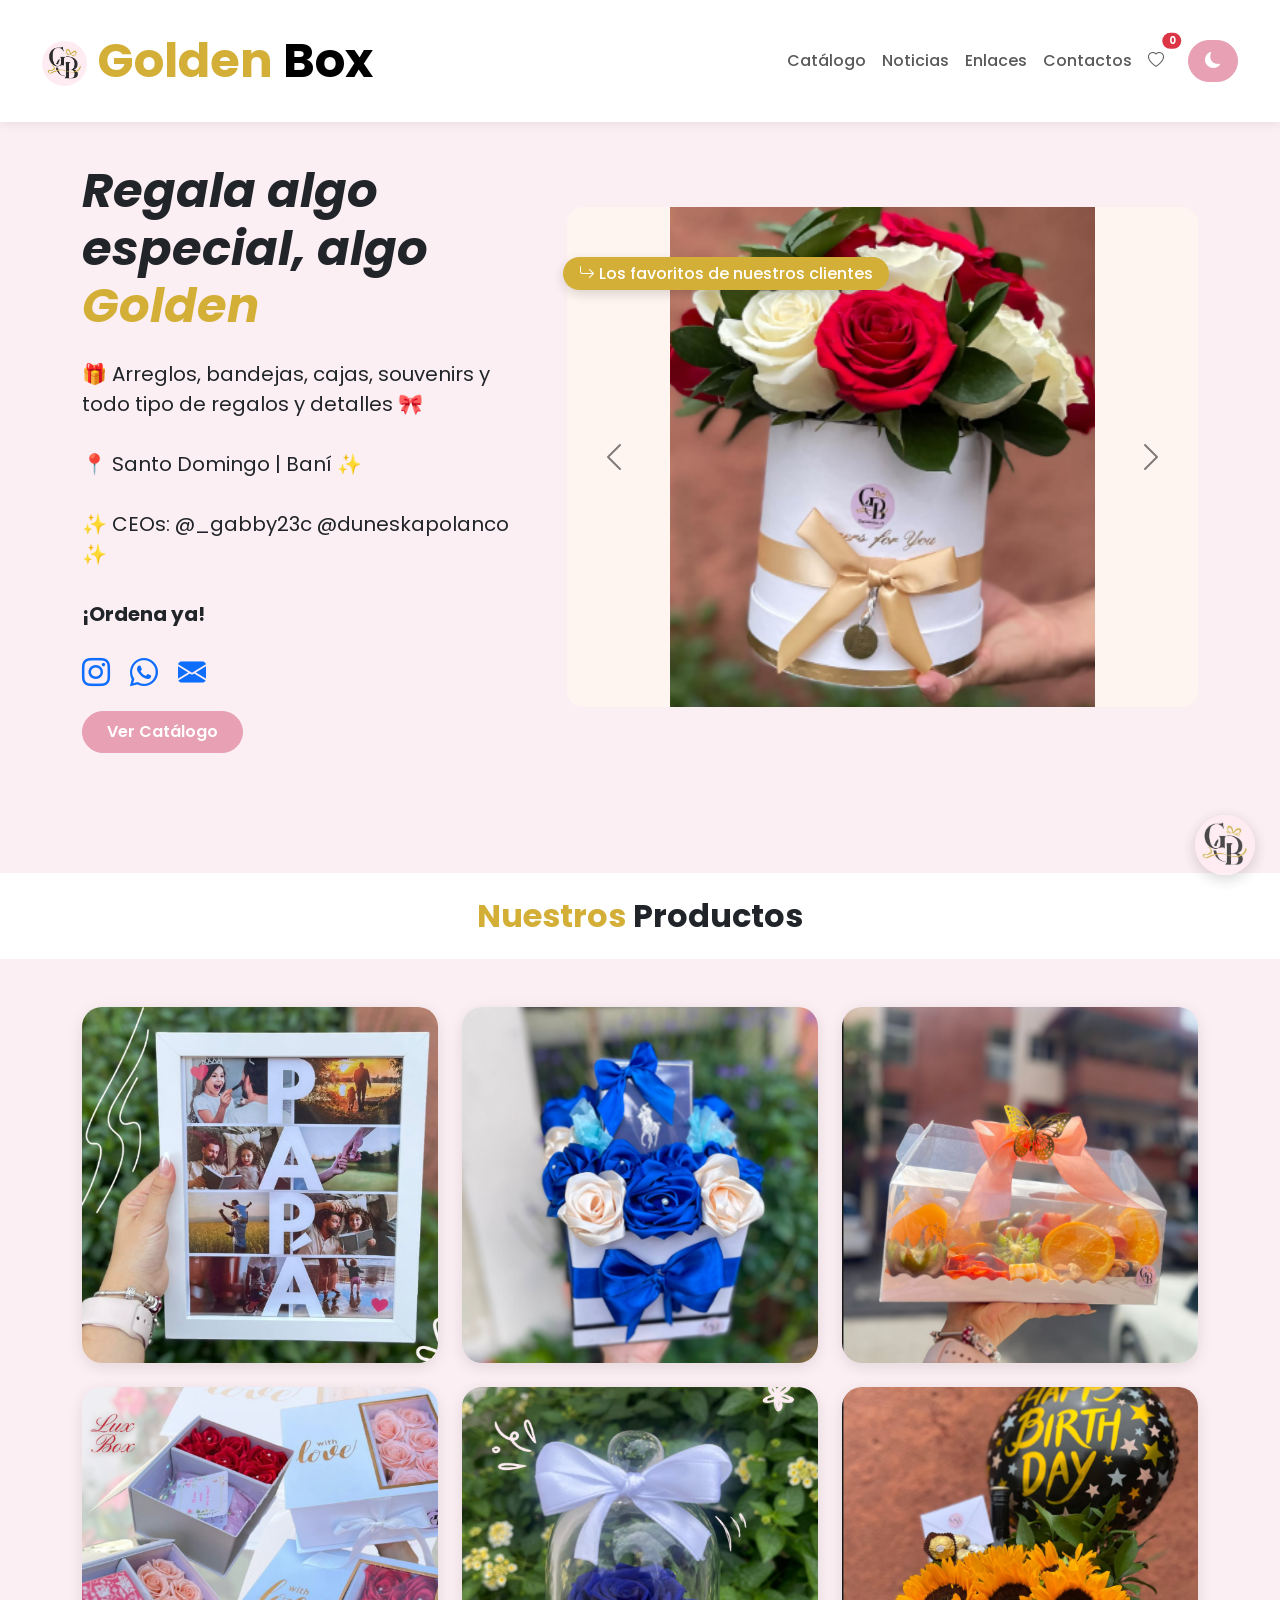
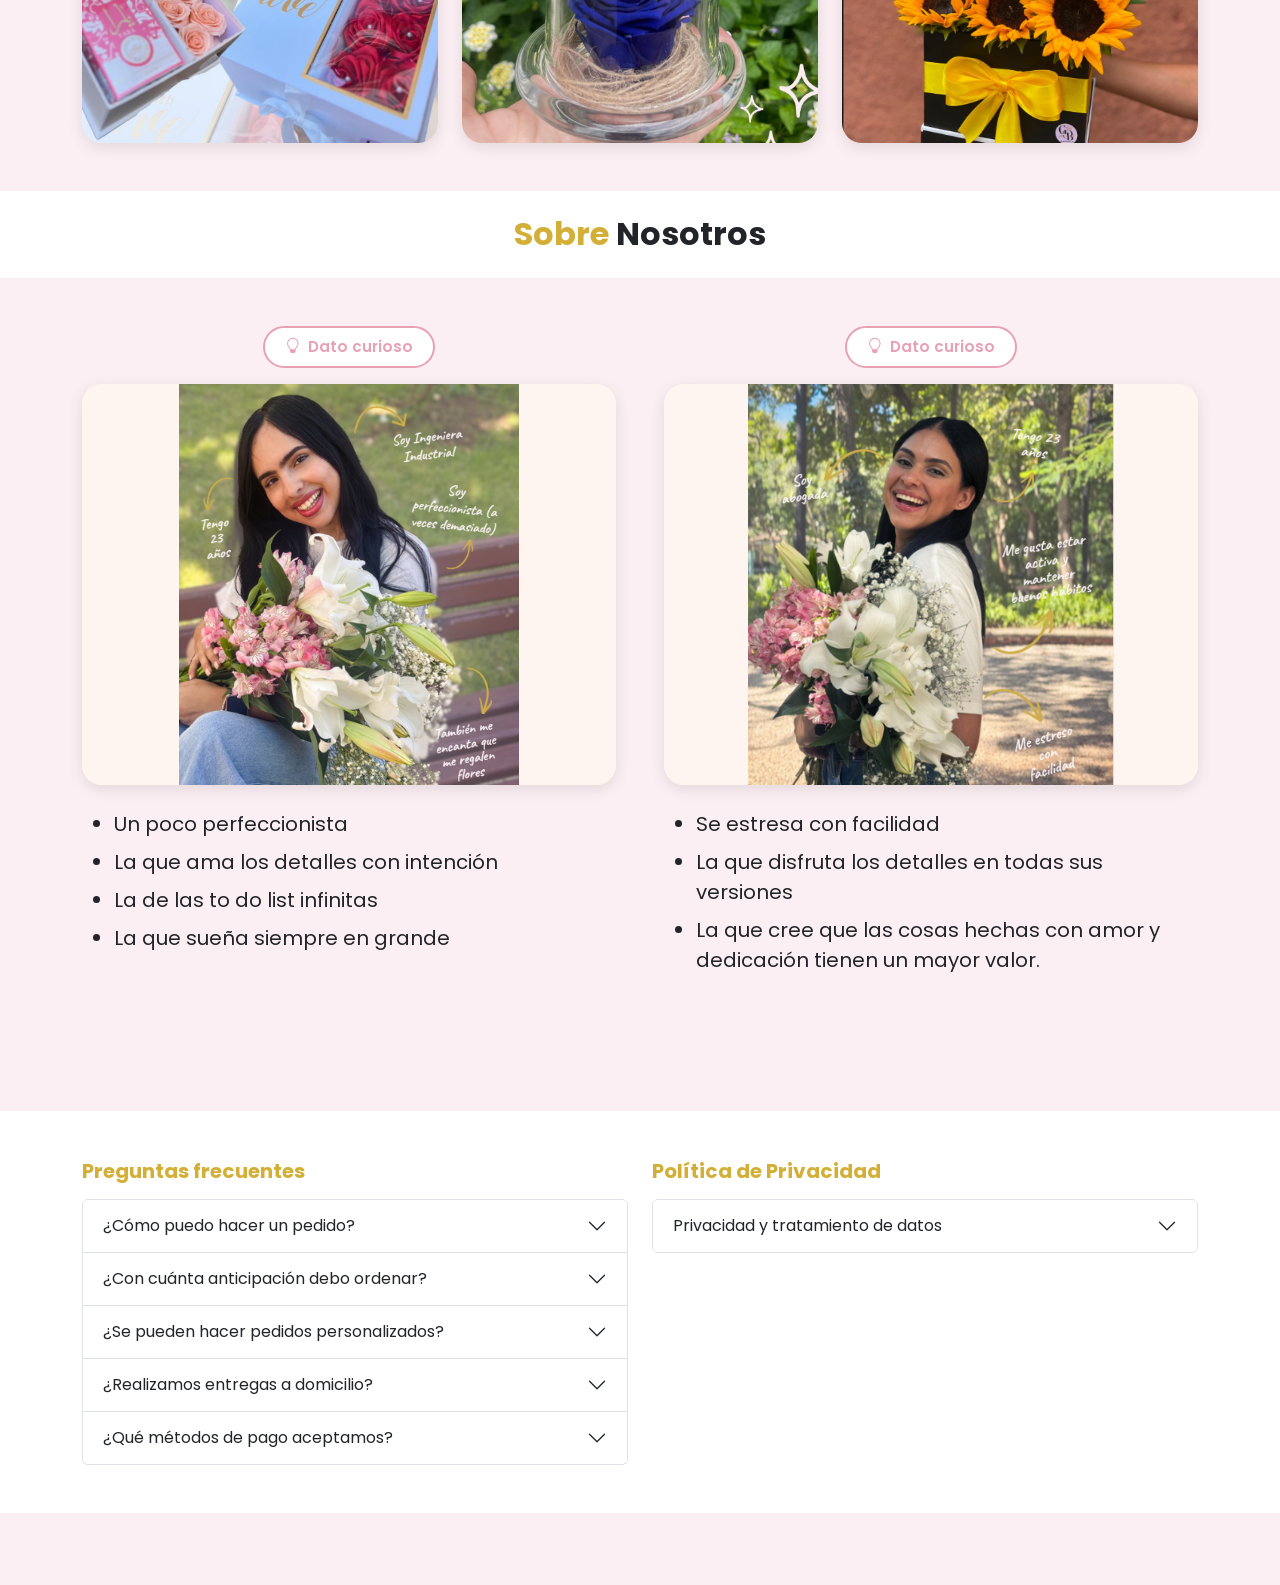
<file: index.html>
<!DOCTYPE html>
<html lang="en">
<head>
    <meta charset="UTF-8">
    <meta name="viewport" content="width=device-width, initial-scale=1.0">
    <meta name="description" content="GoldenBox. arreglos florares y más detalles">
    <meta name="keywords" content="flores, bandejas, detalles">
    <meta name="robots" content="index, follow">
    <meta name="author" content="Graciella Castillo">
    <title>Golden Box</title>

        <!-- Css Bootstrap-->
    <link href="https://cdn.jsdelivr.net/npm/bootstrap@5.3.2/dist/css/bootstrap.min.css"
        rel="stylesheet">

    <link rel="icon" type="image/png" href="ImagenesGB/LogoGB.jpg"><!-- Icono de la página -->

    <!-- Google Fonts -->
    <link href="https://fonts.googleapis.com/css2?family=Poppins:wght@300;400;600;700&display=swap"
        rel="stylesheet">

    <!-- Iconos de Bootstrap -->
    <link rel="stylesheet"
        href="https://cdn.jsdelivr.net/npm/bootstrap-icons@1.11.3/font/bootstrap-icons.css">

    <link rel="stylesheet" href="Css/Style.css">
</head>
<body>
    <!-- Navbar -->
<nav class="navbar navbar-expand-lg navbar-light fixed-top navbar-golden">

    <div class="container-fluid">

        <a class="navbar-brand marca-golden" href="index.html">
            <img src="ImagenesGB/LogoGB.jpg"
                alt="Logo Golden Box"
                width="45"
                height="45"
                class="rounded-circle"
                style="object-fit: cover;">

            <span class="texto-golden">Golden</span>
            <span class="texto-box">Box</span>
        </a>
         <button class="navbar-toggler" type="button" data-bs-toggle="collapse" data-bs-target="#navbarGolden" aria-controls="navbarGolden" aria-expanded="false" aria-label="Mostrar navegación">
                <span class="navbar-toggler-icon"></span>
            </button>
            
            <div class="collapse navbar-collapse" id="navbarGolden">
            <!-- Enlaces -->
            <ul class="navbar-nav ms-auto">

                <li class="nav-item">
                    <a class="nav-link" href="Catalogo.html">Catálogo</a>
                </li>

                <li class="nav-item">
                    <a class="nav-link" href="Noticias.html">Noticias</a>
                </li>

                <li class="nav-item">
                    <a class="nav-link" href="Enlaces.html">Enlaces</a>
                </li>

                <li class="nav-item">
                    <a class="nav-link" href="Contactos.html">Contactos</a>
                </li>

                <li class="nav-item" style="position:relative;">
                    <a class="nav-link position-relative" href="#" id="favLink" title="Mis favoritos" onclick="toggleListaFav(event)">
                        <i class="bi bi-heart"></i>
                        <span class="badge rounded-pill bg-danger position-absolute top-0 start-100 translate-middle" id="favBadge" style="font-size: 0.6rem;">0</span>
                    </a>
                    <div id="favDropdown" class="fav-dropdown" style="display:none;">
                        <ol id="favLista"></ol>
                        <p id="favVacio" style="display:none; margin:0; padding:8px; color:#999;">Sin favoritos</p>
                    </div>
                </li>
            </ul>

                            <!-- Botón modo oscuro -->
            <button onclick="cambiarModo()"
                class="btn btn-outline-dark ms-3"
                id="btnModo">

                <i class="bi bi-moon-fill" id="iconoModo"></i>
            </button>
        </div>
    </div>
</nav>

<br>
<br>
<br>

<section class="hero-carousel">
    <div class="container">
        <div class="row align-items-center g-5">
            <div class="col-md-5 text-center text-md-start">
                <em><h1 class="display-5 fw-bold">
                    Regala algo especial, algo <span class="texto-golden">Golden</span></h1></em>

                <p class="info-negocio mt-4 fs-5">
                    🎁 Arreglos, bandejas, cajas, souvenirs y todo tipo de regalos y detalles 🎀
                    <br><br>
                    📍 Santo Domingo | Baní ✨
                    <br><br>
                    ✨ CEOs: @_gabby23c @duneskapolanco ✨
                    <br><br>
                    <strong>¡Ordena ya!</strong>
                </p>

                <div class="redes-sociales mt-4">
                    <a href="https://instagram.com/goldenbox_cs" target="_blank" class="me-3 fs-3">
                        <i class="bi bi-instagram"></i>
                    </a>
                    <a href="https://wa.me/18496262310" target="_blank" class="me-3 fs-3">
                        <i class="bi bi-whatsapp"></i>
                    </a>
                    <a href="mailto:correo@ejemplo.com" class="fs-3">
                        <i class="bi bi-envelope-fill"></i>
                    </a>
                </div>
                <a href="Catalogo.html" class="btn px-4 py-2 mt-3" style="background-color: #E8A0B4; border-color: #E8A0B4; color: #fff; border-radius: 50px; font-weight: 600;">
                    Ver Catálogo</a>
            </div>

            <div class="col-md-7 position-relative">
                <div class="favoritos-label">
                    <span class="badge bg-golden px-3 py-2 fs-6">
                        <i class="bi bi-arrow-return-right me-1"></i>
                        Los favoritos de nuestros clientes
                    </span>
                </div>

                <div id="carouselGolden" class="carousel slide">
                    <div class="carousel-inner rounded-4">

                        <div class="carousel-item active">
                            <img src="ImagenesGB/Favorito1.png" class="d-block w-100 hero-img" alt="Arreglo floral 1">
                        </div>

                        <div class="carousel-item">
                            <img src="ImagenesGB/Favorito2.png" class="d-block w-100 hero-img" alt="Arreglo floral 2">
                        </div>

                        <div class="carousel-item">
                            <img src="ImagenesGB/Favorito3.png" class="d-block w-100 hero-img" alt="Arreglo floral 3">
                        </div>

                        <div class="carousel-item">
                            <img src="ImagenesGB/Favorito4.png" class="d-block w-100 hero-img" alt="Arreglo floral 4">
                        </div>

                        <div class="carousel-item">
                            <img src="ImagenesGB/Favorito5.png" class="d-block w-100 hero-img" alt="Arreglo floral 5">
                        </div>
                    </div>

                    <button class="carousel-control-prev" type="button"
                        data-bs-target="#carouselGolden" data-bs-slide="prev">
                        <span class="carousel-control-prev-icon"></span>
                    </button>

                    <button class="carousel-control-next" type="button"
                        data-bs-target="#carouselGolden" data-bs-slide="next">
                        <span class="carousel-control-next-icon"></span>
                    </button>
                </div>
            </div>
        </div>
    </div>
</section>

<br>
<br>
<br>
<br>
<br>

<!--  productos -->
<div class="bg-white py-4">
    <div class="container">
        <h2 class="text-center fw-bold mb-0">
            <span class="texto-golden">Nuestros</span> Productos
        </h2>
    </div>
</div>

<section class="py-5">
    <div class="container">
        <div class="row g-4">
            <div class="col-sm-6 col-md-4">
                <div class="photocard">
                    <img src="ImagenesGB/FotoEnmarcada1.png" alt="Foto FotoEnmarcada1" class="photocard-img">
                    <div class="photocard-overlay">
                        <button class="photocard-like" onclick="toggleFav(this)">
                            <i class="bi bi-heart"></i>
                        </button>
                        <span class="photocard-nombre">Foto Enmarcada Modelo A</span>
                    </div>
                </div>
            </div>

            <div class="col-sm-6 col-md-4">
                <div class="photocard">
                    <img src="ImagenesGB/GentlemanBox.png" alt="Gentleman Box" class="photocard-img">
                    <div class="photocard-overlay">
                        <button class="photocard-like" onclick="toggleFav(this)">
                            <i class="bi bi-heart"></i>
                        </button>
                        <span class="photocard-nombre">Gentleman Box</span>
                    </div>
                </div>
            </div>

            <div class="col-sm-6 col-md-4">
                <div class="photocard">
                    <img src="ImagenesGB/LoncheritaGolden.png" alt="Loncherira Golden" class="photocard-img">
                    <div class="photocard-overlay">
                        <button class="photocard-like" onclick="toggleFav(this)">
                            <i class="bi bi-heart"></i>
                        </button>
                        <span class="photocard-nombre">Loncherita Golden</span>
                    </div>
                </div>
            </div>

            <div class="col-sm-6 col-md-4">
                <div class="photocard">
                    <img src="ImagenesGB/LuxBox.png" alt="Lux Box" class="photocard-img">
                    <div class="photocard-overlay">
                        <button class="photocard-like" onclick="toggleFav(this)">
                            <i class="bi bi-heart"></i>
                        </button>
                        <span class="photocard-nombre">Lux Box</span>
                    </div>
                </div>
            </div>

            <div class="col-sm-6 col-md-4">
                <div class="photocard">
                    <img src="ImagenesGB/RosaEncapsulada.png" alt="Rosa Encapsulada" class="photocard-img">
                    <div class="photocard-overlay">
                        <button class="photocard-like" onclick="toggleFav(this)">
                            <i class="bi bi-heart"></i>
                        </button>
                        <span class="photocard-nombre">Rosa Encapsulada</span>
                    </div>
                </div>
            </div>

            <div class="col-sm-6 col-md-4">
                <div class="photocard">
                    <img src="ImagenesGB/JocabelGoldenSun.png" alt="JocabelGoldenSun" class="photocard-img">
                    <div class="photocard-overlay">
                        <button class="photocard-like" onclick="toggleFav(this)">
                            <i class="bi bi-heart"></i>
                        </button>
                        <span class="photocard-nombre">Jocabel Golden Sun</span>
                    </div>
                </div>
            </div>
        </div>
    </div>
</section>

<!-- Sobre Nosotros -->
<div class="bg-white py-4">
    <div class="container">
        <h2 class="text-center fw-bold mb-0">
            <span class="texto-golden">Sobre</span> Nosotros</h2>
    </div>
</div>

<section class="py-5">
    <div class="container">
        <div class="row g-5 align-items-start">

            <div class="col-md-6">
                <div class="text-center mb-3">
                    <button class="btn-dato-curioso" data-bs-toggle="popover" data-bs-title="Dato curioso" data-bs-content="Soy ingeniera industrial!" data-bs-placement="bottom">
                        <i class="bi bi-lightbulb me-2"></i>Dato curioso</button>
                </div>
                <div class="photocard-sobre">
                    <img src="ImagenesGB/Gabby.png" alt="CEO 1" class="photocard-sobre-img">
                </div>
                <ul class="mt-4 fs-5">
                    <li class="mb-2">Un poco perfeccionista</li>
                    <li class="mb-2">La que ama los detalles con intención</li>
                    <li class="mb-2">La de las to do list infinitas</li>
                    <li class="mb-2">La que sueña siempre en grande</li>
                </ul>
            </div>

            <div class="col-md-6">
                <div class="text-center mb-3">
                    <button class="btn-dato-curioso" data-bs-toggle="popover" data-bs-title="Dato curioso" data-bs-content="Soy abogada!" data-bs-placement="bottom">
                        <i class="bi bi-lightbulb me-2"></i>Dato curioso</button>
                </div>
                <div class="photocard-sobre">
                    <img src="ImagenesGB/Duneska.png" alt="CEO 2" class="photocard-sobre-img">
                </div>
                <ul class="mt-4 fs-5">
                    <li class="mb-2">Se estresa con facilidad</li>
                    <li class="mb-2">La que disfruta los detalles en todas sus versiones</li>
                    <li class="mb-2">La que cree que las cosas hechas con amor y dedicación tienen un mayor valor.</li>
                </ul>
            </div>
        </div>
    </div>
</section>

<br>

<!-- Footer -->
<footer class="py-5 mt-5 bg-white">
    <div class="container">
        <div class="row g-4">
            <div class="col-md-6">
                <h5 class="fw-bold mb-3 texto-golden">Preguntas frecuentes</h5>
                <div class="accordion" id="accordionFAQ">
                    <div class="accordion-item">
                        <h2 class="accordion-header">
                            <button class="accordion-button collapsed" type="button" data-bs-toggle="collapse" data-bs-target="#faq1">
                                ¿Cómo puedo hacer un pedido?
                            </button>
                        </h2>
                        <div id="faq1" class="accordion-collapse collapse" data-bs-parent="#accordionFAQ">
                            <div class="accordion-body">
                                Los pedidos se realizan por mensaje directo o contacto telefónico, indicando el producto que deseas y la fecha de entrega.
                            </div>
                        </div>
                    </div>

                    <div class="accordion-item">
                        <h2 class="accordion-header">
                            <button class="accordion-button collapsed" type="button" data-bs-toggle="collapse" data-bs-target="#faq2">
                                ¿Con cuánta anticipación debo ordenar?
                            </button>
                        </h2>
                        <div id="faq2" class="accordion-collapse collapse" data-bs-parent="#accordionFAQ">
                            <div class="accordion-body">
                                Se recomienda hacer el pedido con al menos 24 a 48 horas de anticipación para garantizar disponibilidad.
                            </div>
                        </div>
                    </div>

                    <div class="accordion-item">
                        <h2 class="accordion-header">
                            <button class="accordion-button collapsed" type="button" data-bs-toggle="collapse" data-bs-target="#faq3">
                                ¿Se pueden hacer pedidos personalizados?
                            </button>
                        </h2>
                        <div id="faq3" class="accordion-collapse collapse" data-bs-parent="#accordionFAQ">
                            <div class="accordion-body">
                                Sí, se pueden crear pedidos personalizados según la ocasión y las preferencias del cliente.
                            </div>
                        </div>
                    </div>

                    <div class="accordion-item">
                        <h2 class="accordion-header">
                            <button class="accordion-button collapsed" type="button" data-bs-toggle="collapse" data-bs-target="#faq4">
                                ¿Realizamos entregas a domicilio?
                            </button>
                        </h2>
                        <div id="faq4" class="accordion-collapse collapse" data-bs-parent="#accordionFAQ">
                            <div class="accordion-body">
                                Sí, se ofrecen entregas a domicilio dentro de zonas específicas. Los detalles se confirman al momento del pedido.
                            </div>
                        </div>
                    </div>

                    <div class="accordion-item">
                        <h2 class="accordion-header">
                            <button class="accordion-button collapsed" type="button" data-bs-toggle="collapse" data-bs-target="#faq5">
                                ¿Qué métodos de pago aceptamos?
                            </button>
                        </h2>
                        <div id="faq5" class="accordion-collapse collapse" data-bs-parent="#accordionFAQ">
                            <div class="accordion-body">
                                Se aceptan pagos en efectivo y transferencias bancarias.
                            </div>
                        </div>
                    </div>
                </div>
            </div>

            <div class="col-md-6">
                <h5 class="fw-bold mb-3 texto-golden">Política de Privacidad</h5>
                <div class="accordion" id="accordionPriv">
                    <div class="accordion-item">
                        <h2 class="accordion-header">
                            <button class="accordion-button collapsed" type="button" data-bs-toggle="collapse" data-bs-target="#priv1">
                                Privacidad y tratamiento de datos
                            </button>
                        </h2>
                        <div id="priv1" class="accordion-collapse collapse" data-bs-parent="#accordionPriv">
                            <div class="accordion-body text-center">
                                <p class="mb-3">Conoce cómo manejamos tus datos personales.</p>
                                <a href="politica.html" class="btn px-4 py-2" style="background-color: #E8A0B4; border-color: #E8A0B4; color: #fff; border-radius: 50px;">Ver más</a>
                            </div>
                        </div>
                    </div>
                </div>
            </div>
        </div>
    </div>
</footer>

<br>
<br>
<br>

<!-- Logito GB fijo -->
<div class="logo-flotante">
    <img src="ImagenesGB/LogoGB.jpg" alt="Golden Box" width="60" height="60" class="rounded-circle" style="object-fit: cover;">
</div>

<!-- Scripts -->
    <script src="https://cdn.jsdelivr.net/npm/bootstrap@5.3.2/dist/js/bootstrap.bundle.min.js"></script>
    <script src="js/script.js"></script>

</body>
</html>
</file>
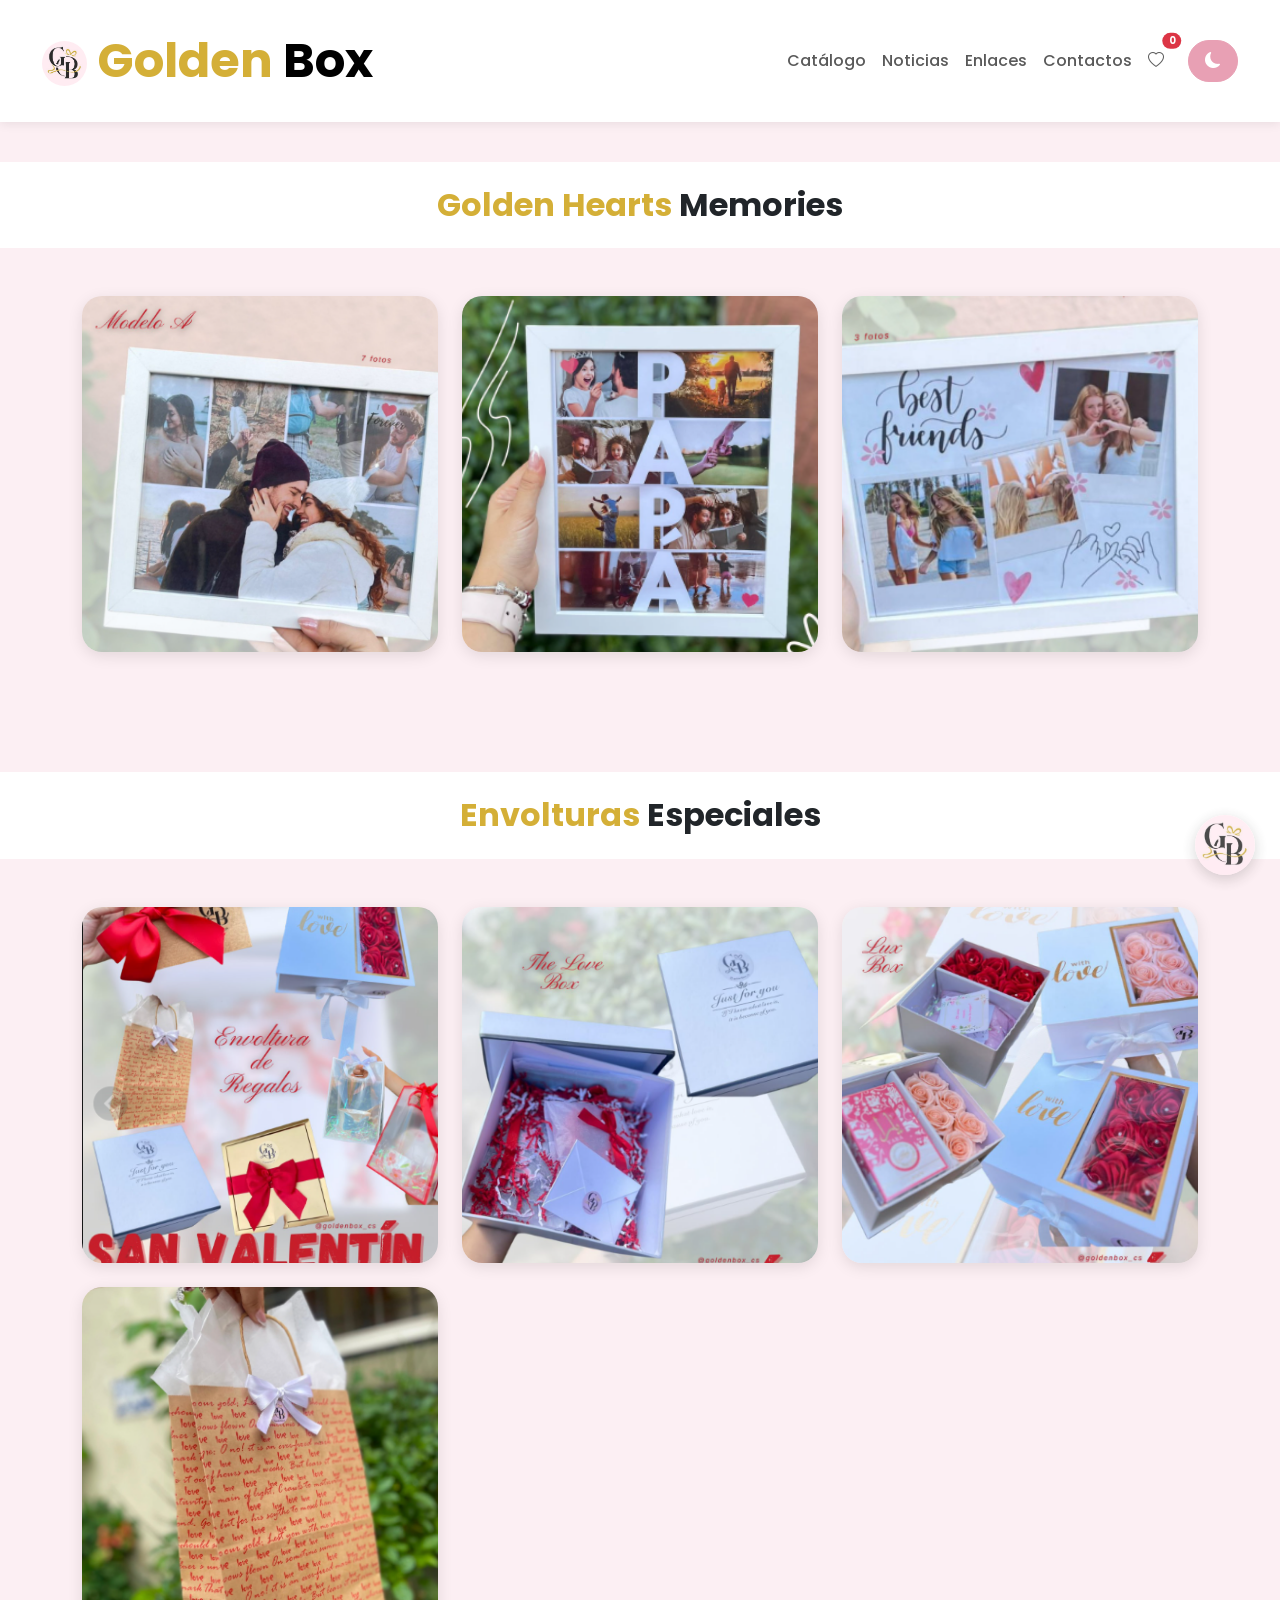
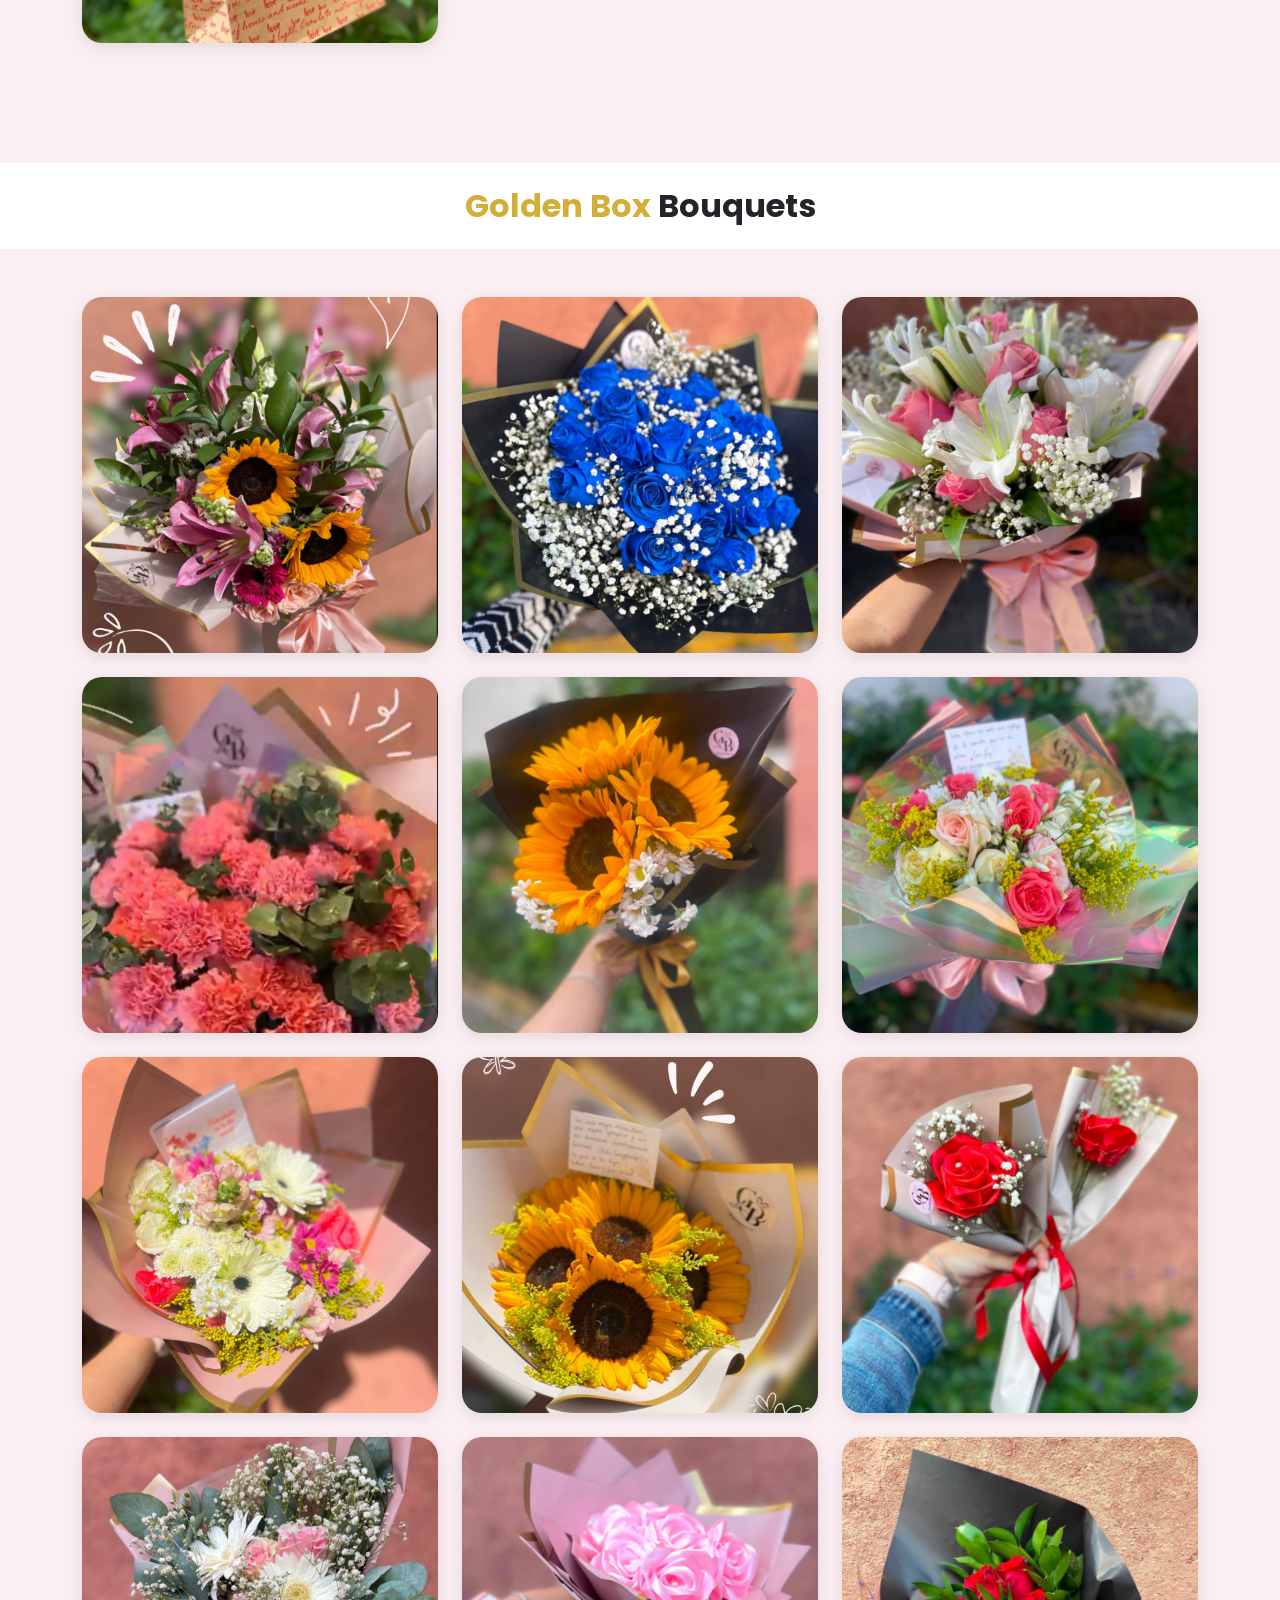
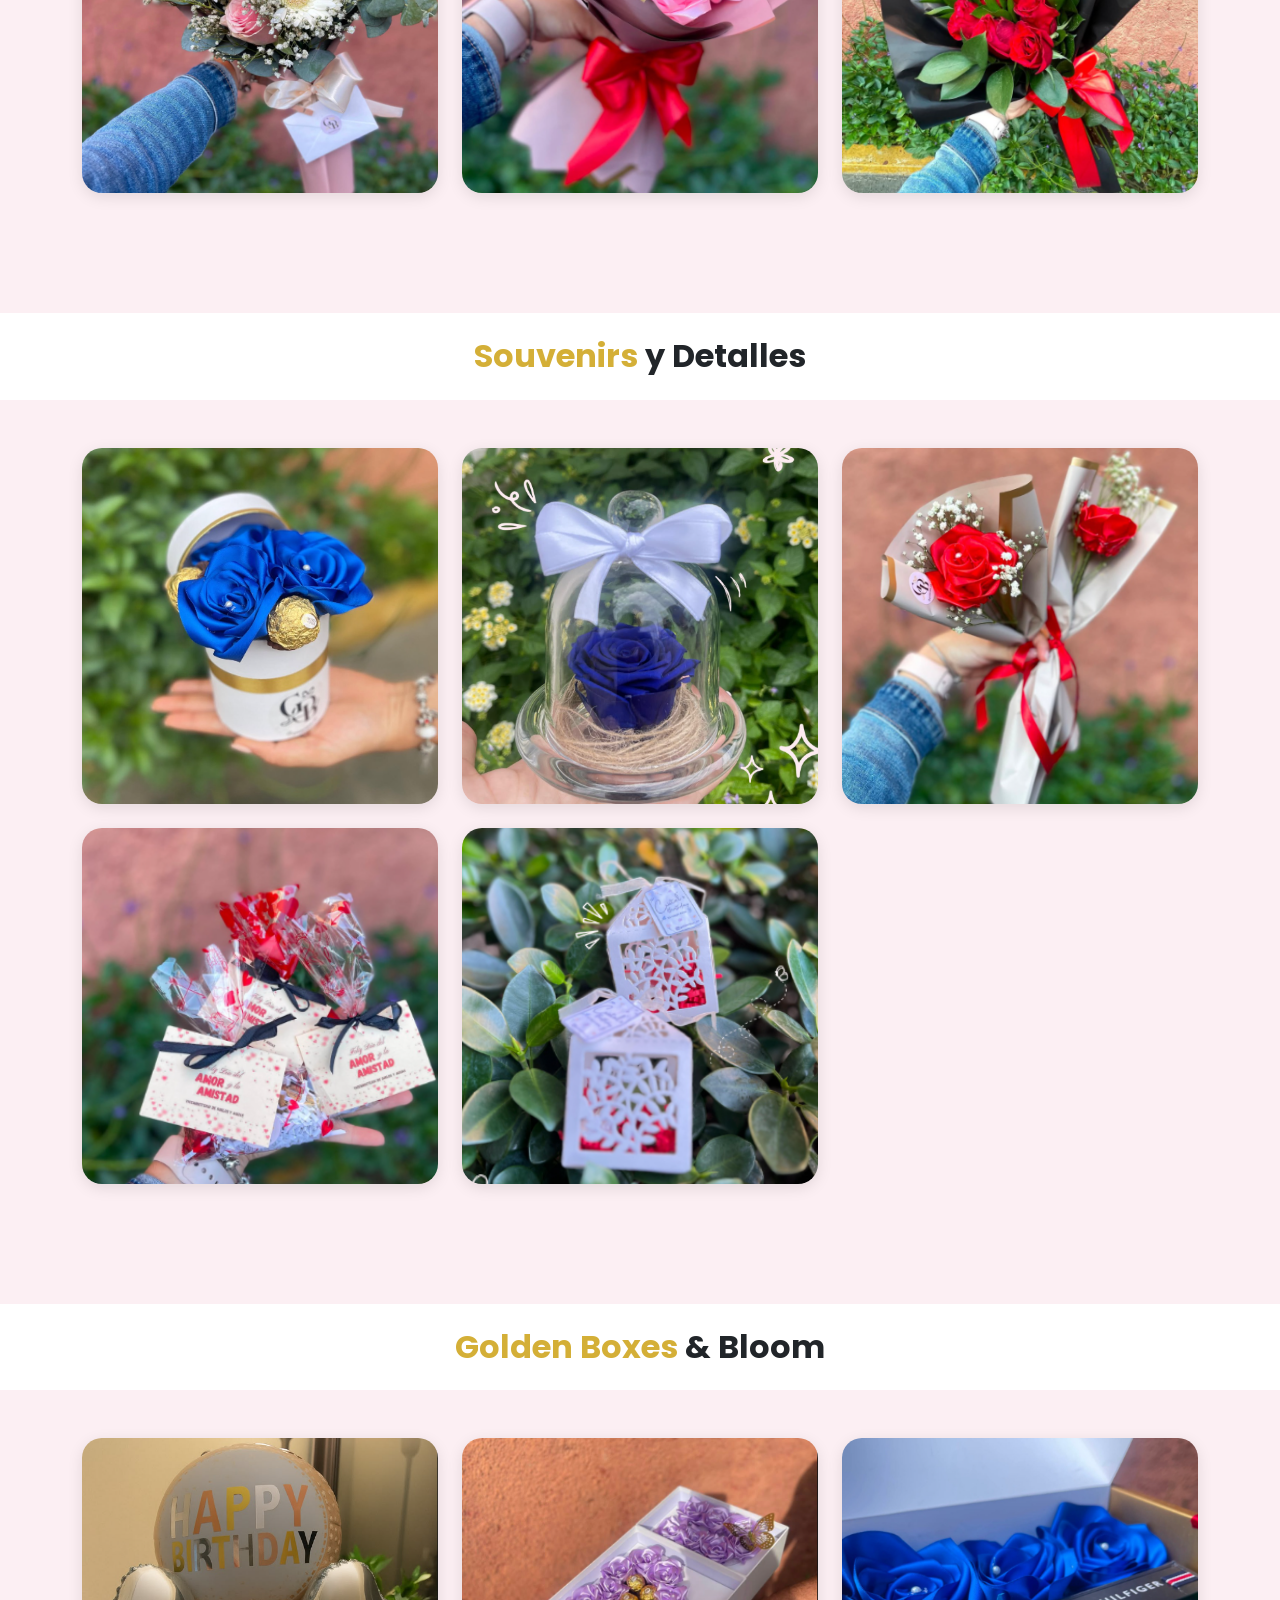
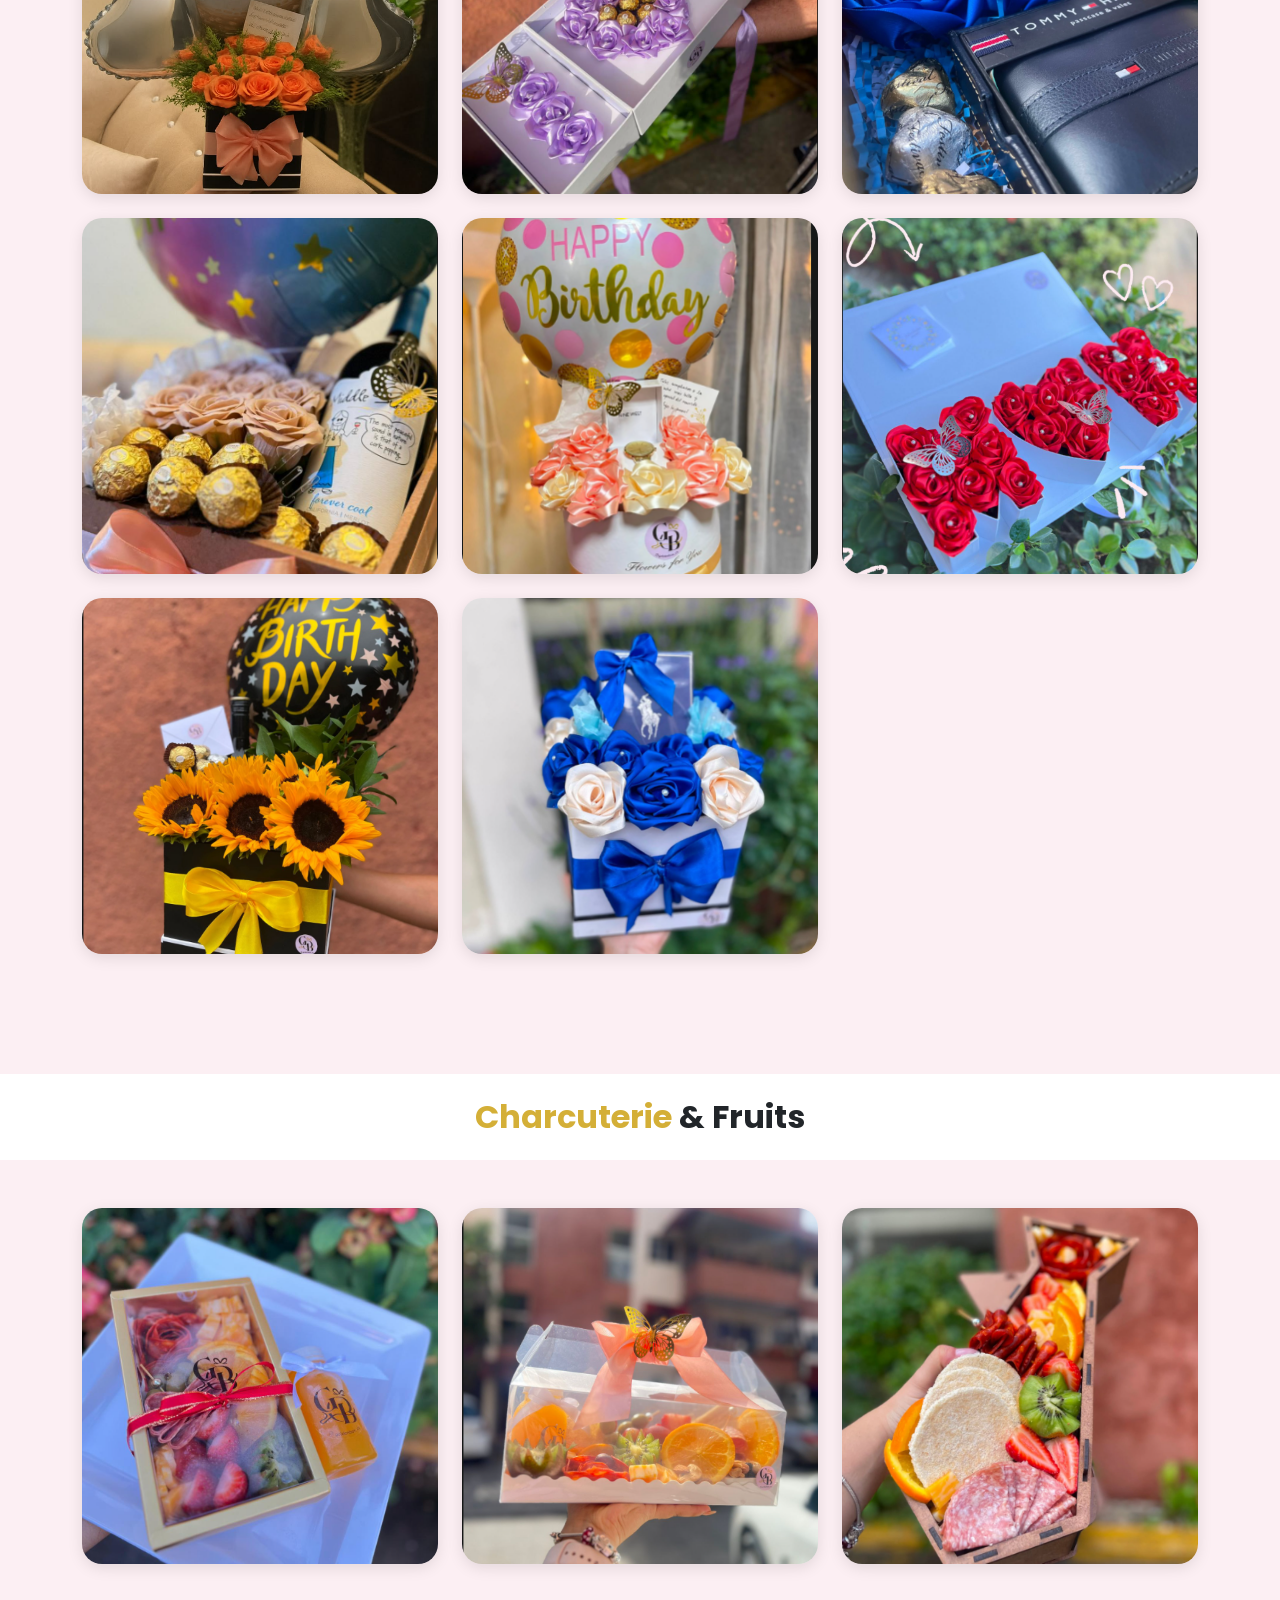
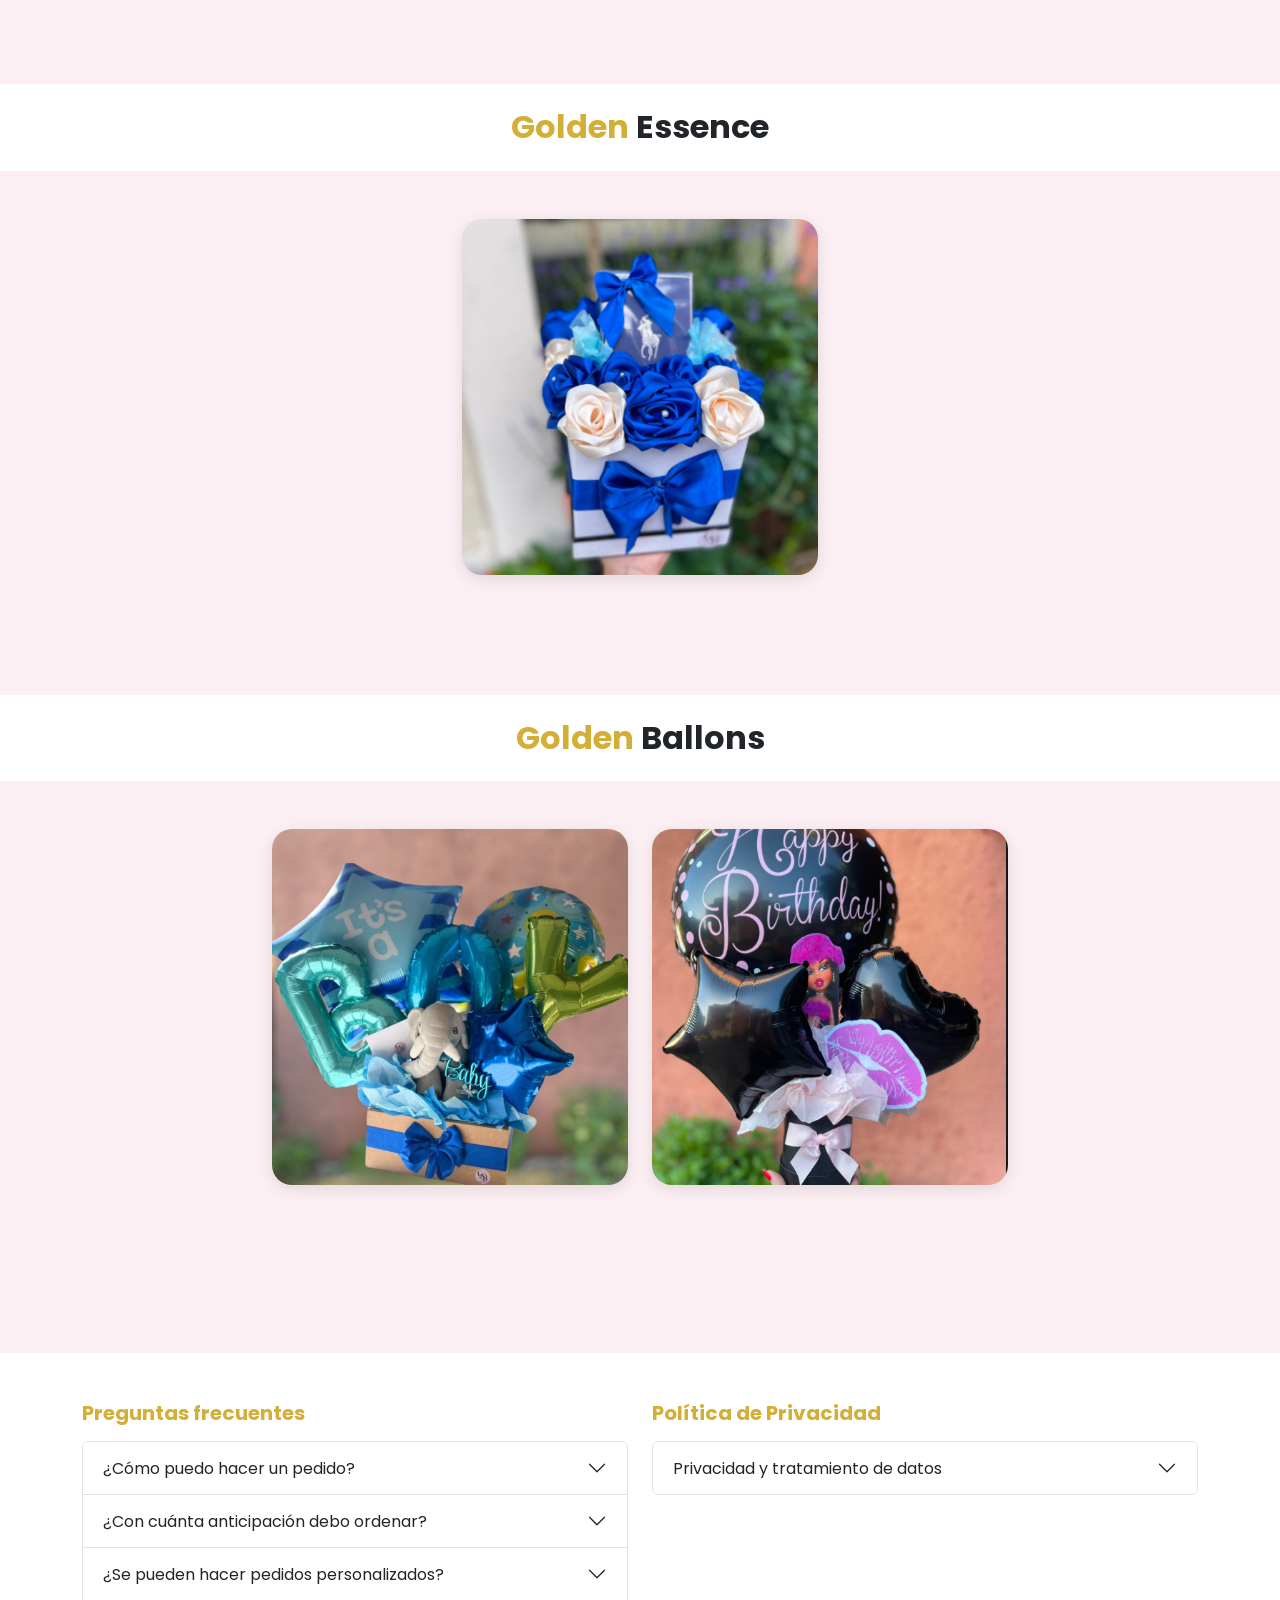
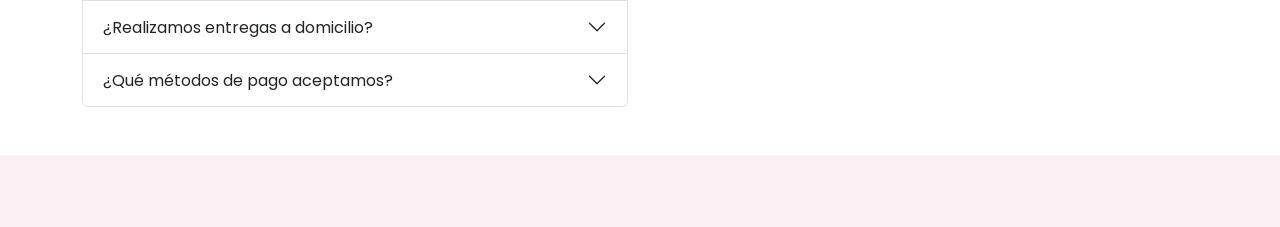
<file: Catalogo.html>
<!DOCTYPE html>
<html lang="en">
<head>
    <meta charset="UTF-8">
    <meta name="viewport" content="width=device-width, initial-scale=1.0">
    <meta name="description" content="GoldenBox. arreglos florares y más detalles">
    <meta name="keywords" content="flores, bandejas, detalles">
    <meta name="robots" content="index, follow">
    <meta name="author" content="Graciella Castillo">
    <title>Catálogo</title>

    <link href="https://cdn.jsdelivr.net/npm/bootstrap@5.3.2/dist/css/bootstrap.min.css" rel="stylesheet">

    <link rel="icon" type="image/png" href="ImagenesGB/LogoGB.jpg">

    <link href="https://fonts.googleapis.com/css2?family=Poppins:wght@300;400;600;700&display=swap" rel="stylesheet">

    <link rel="stylesheet" href="https://cdn.jsdelivr.net/npm/bootstrap-icons@1.11.3/font/bootstrap-icons.css">

    <link rel="stylesheet" href="Css/Style.css">
</head>
<body>
    <!-- Navbar -->
    <nav class="navbar navbar-expand-lg navbar-light fixed-top navbar-golden">
        <div class="container-fluid">
            <a class="navbar-brand marca-golden" href="index.html">
                <img src="ImagenesGB/LogoGB.jpg" alt="Logo Golden Box" width="45" height="45" class="rounded-circle" style="object-fit: cover;">
                <span class="texto-golden">Golden</span>
                <span class="texto-box">Box</span>
            </a>
            <button class="navbar-toggler" type="button" data-bs-toggle="collapse" data-bs-target="#navbarGolden" aria-controls="navbarGolden" aria-expanded="false" aria-label="Mostrar navegación">
                <span class="navbar-toggler-icon"></span>
            </button>
            <div class="collapse navbar-collapse" id="navbarGolden">
                <ul class="navbar-nav ms-auto">
                    <li class="nav-item"><a class="nav-link" href="Catalogo.html">Catálogo</a></li>
                    <li class="nav-item"><a class="nav-link" href="Noticias.html">Noticias</a></li>
                    <li class="nav-item"><a class="nav-link" href="Enlaces.html">Enlaces</a></li>
                    <li class="nav-item"><a class="nav-link" href="Contactos.html">Contactos</a></li>
                    <li class="nav-item" style="position:relative;">
                        <a class="nav-link position-relative" href="#" id="favLink" title="Mis favoritos" onclick="toggleListaFav(event)">
                            <i class="bi bi-heart"></i>
                            <span class="badge rounded-pill bg-danger position-absolute top-0 start-100 translate-middle" id="favBadge" style="font-size: 0.6rem;">0</span>
                        </a>
                        <div id="favDropdown" class="fav-dropdown" style="display:none;">
                            <ol id="favLista"></ol>
                            <p id="favVacio" style="display:none; margin:0; padding:8px; color:#999;">Sin favoritos</p>
                        </div>
                    </li>
                </ul>
                <button onclick="cambiarModo()" class="btn btn-outline-dark ms-3" id="btnModo">
                    <i class="bi bi-moon-fill" id="iconoModo"></i>
                </button>
            </div>
        </div>
    </nav>

    <br>
    <br>
    <br>

    <!-- para Golden Hearts Memories -->
    <div class="bg-white py-4">
        <div class="container">
            <h2 class="text-center fw-bold mb-0">
                <span class="texto-golden">Golden Hearts</span> Memories</h2>
        </div>
    </div>
    <section class="py-5">
        <div class="container">
            <div class="row g-4">
                <div class="col-sm-6 col-md-4">
                    <div class="photocard">
                        <img src="ImagenesGB/FotosEparejas.png" alt="Fotos Enmarcadas. Edición parejas" class="photocard-img">
                        <div class="photocard-overlay">
                            <button class="photocard-like" onclick="toggleFav(this)"><i class="bi bi-heart"></i></button>
                            <span class="photocard-nombre">Fotos Enmarcadas. Edición parejas</span>
                        </div>
                    </div>
                </div>
                <div class="col-sm-6 col-md-4">
                    <div class="photocard">
                        <img src="ImagenesGB/FotosEpadres.png" alt="Fotos Enmarcadas. Edición padres" class="photocard-img">
                        <div class="photocard-overlay">
                            <button class="photocard-like" onclick="toggleFav(this)"><i class="bi bi-heart"></i></button>
                            <span class="photocard-nombre">Fotos Enmarcadas. Edición padres</span>
                        </div>
                    </div>
                </div>
                <div class="col-sm-6 col-md-4">
                    <div class="photocard">
                        <img src="ImagenesGB/FotosEamigos.png" alt="Fotos Enmarcadas. Edición amigos" class="photocard-img">
                        <div class="photocard-overlay">
                            <button class="photocard-like" onclick="toggleFav(this)"><i class="bi bi-heart"></i></button>
                            <span class="photocard-nombre">Fotos Enmarcadas. Edición amigos</span>
                        </div>
                    </div>
                </div>
            </div>
        </div>
    </section>
<br>
<br>
<br>
    <!-- para envolturas especiales -->
    <div class="bg-white py-4">
        <div class="container">
            <h2 class="text-center fw-bold mb-0">
                <span class="texto-golden">Envolturas</span> Especiales</h2>
        </div>
    </div>
    <section class="py-5">
        <div class="container">
            <div class="row g-4">
                <div class="col-sm-6 col-md-4">
                    <div class="photocard">
                        <img src="ImagenesGB/EnvolturaEvalentin.png" alt="Envoltura de regalos. Edición San Valentín" class="photocard-img">
                        <div class="photocard-overlay">
                            <button class="photocard-like" onclick="toggleFav(this)"><i class="bi bi-heart"></i></button>
                            <span class="photocard-nombre">Envoltura de regalos. Edición San Valentín</span>
                        </div>
                    </div>
                </div>
                <div class="col-sm-6 col-md-4">
                    <div class="photocard">
                        <img src="ImagenesGB/EnvolturaLBox.png" alt="The Love Box" class="photocard-img">
                        <div class="photocard-overlay">
                            <button class="photocard-like" onclick="toggleFav(this)"><i class="bi bi-heart"></i></button>
                            <span class="photocard-nombre">The Love Box</span>
                        </div>
                    </div>
                </div>
                <div class="col-sm-6 col-md-4">
                    <div class="photocard">
                        <img src="ImagenesGB/EnvolturaLuxB.png" alt="Lux Box" class="photocard-img">
                        <div class="photocard-overlay">
                            <button class="photocard-like" onclick="toggleFav(this)"><i class="bi bi-heart"></i></button>
                            <span class="photocard-nombre">Lux Box</span>
                        </div>
                    </div>
                </div>
                <div class="col-sm-6 col-md-4">
                    <div class="photocard">
                        <img src="ImagenesGB/EnvolturaClasica.png" alt="Envoltura Clasica" class="photocard-img">
                        <div class="photocard-overlay">
                            <button class="photocard-like" onclick="toggleFav(this)"><i class="bi bi-heart"></i></button>
                            <span class="photocard-nombre">Envoltura Clásica</span>
                        </div>
                    </div>
                </div>
            </div>
        </div>
    </section>
<br>
<br>
<br>
    <!-- Para golden Box Bouquets -->
    <div class="bg-white py-4">
        <div class="container">
            <h2 class="text-center fw-bold mb-0">
                <span class="texto-golden">Golden Box</span> Bouquets
            </h2>
        </div>
    </div>
    <section class="py-5">
        <div class="container">
            <div class="row g-4">
                <div class="col-sm-6 col-md-4">
                    <div class="photocard">
                        <img src="ImagenesGB/RamoSherely.png" alt="Ramo Sherely" class="photocard-img">
                        <div class="photocard-overlay">
                            <button class="photocard-like" onclick="toggleFav(this)"><i class="bi bi-heart"></i></button>
                            <span class="photocard-nombre">Ramo Sherely</span>
                        </div>
                    </div>
                </div>
                <div class="col-sm-6 col-md-4">
                    <div class="photocard">
                        <img src="ImagenesGB/RamoLaura.png" alt="Ramo Laura" class="photocard-img">
                        <div class="photocard-overlay">
                            <button class="photocard-like" onclick="toggleFav(this)"><i class="bi bi-heart"></i></button>
                            <span class="photocard-nombre">Ramo Laura </span>
                        </div>
                    </div>
                </div>
                <div class="col-sm-6 col-md-4">
                    <div class="photocard">
                        <img src="ImagenesGB/RamoRachel.png" alt="Ramo Rachel" class="photocard-img">
                        <div class="photocard-overlay">
                            <button class="photocard-like" onclick="toggleFav(this)"><i class="bi bi-heart"></i></button>
                            <span class="photocard-nombre">Ramo Rachel</span>
                        </div>
                    </div>
                </div>
                <div class="col-sm-6 col-md-4">
                    <div class="photocard">
                        <img src="ImagenesGB/RamoDenisse.png" alt="Ramo Denisse" class="photocard-img">
                        <div class="photocard-overlay">
                            <button class="photocard-like" onclick="toggleFav(this)"><i class="bi bi-heart"></i></button>
                            <span class="photocard-nombre">Ramo Denisse</span>
                        </div>
                    </div>
                </div>
                <div class="col-sm-6 col-md-4">
                    <div class="photocard">
                        <img src="ImagenesGB/RamoClary.png" alt="Ramo Clary" class="photocard-img">
                        <div class="photocard-overlay">
                            <button class="photocard-like" onclick="toggleFav(this)"><i class="bi bi-heart"></i></button>
                            <span class="photocard-nombre">Ramo Clary</span>
                        </div>
                    </div>
                </div>
                <div class="col-sm-6 col-md-4">
                    <div class="photocard">
                        <img src="ImagenesGB/RamoYeira.png" alt="Ramo Yeira" class="photocard-img">
                        <div class="photocard-overlay">
                            <button class="photocard-like" onclick="toggleFav(this)"><i class="bi bi-heart"></i></button>
                            <span class="photocard-nombre">Ramo Yeira</span>
                        </div>
                    </div>
                </div>
                <div class="col-sm-6 col-md-4">
                    <div class="photocard">
                        <img src="ImagenesGB/RamoPascuala.png" alt="Ramo Pascuala" class="photocard-img">
                        <div class="photocard-overlay">
                            <button class="photocard-like" onclick="toggleFav(this)"><i class="bi bi-heart"></i></button>
                            <span class="photocard-nombre">Ramo Pascuala</span>
                        </div>
                    </div>
                </div>
                <div class="col-sm-6 col-md-4">
                    <div class="photocard">
                        <img src="ImagenesGB/RamoCarmen.png" alt="Ramo Carmen" class="photocard-img">
                        <div class="photocard-overlay">
                            <button class="photocard-like" onclick="toggleFav(this)"><i class="bi bi-heart"></i></button>
                            <span class="photocard-nombre">Ramo Carmen</span>
                        </div>
                    </div>
                </div>
                <div class="col-sm-6 col-md-4">
                    <div class="photocard">
                        <img src="ImagenesGB/SingleBloom.png" alt="Single Bloom" class="photocard-img">
                        <div class="photocard-overlay">
                            <button class="photocard-like" onclick="toggleFav(this)"><i class="bi bi-heart"></i></button>
                            <span class="photocard-nombre">Single Bloom</span>
                        </div>
                    </div>
                </div>
                <div class="col-sm-6 col-md-4">
                    <div class="photocard">
                        <img src="ImagenesGB/RamoWRF.png" alt="Ramo WRF" class="photocard-img">
                        <div class="photocard-overlay">
                            <button class="photocard-like" onclick="toggleFav(this)"><i class="bi bi-heart"></i></button>
                            <span class="photocard-nombre">Ramo WRF</span>
                        </div>
                    </div>
                </div>
                <div class="col-sm-6 col-md-4">
                    <div class="photocard">
                        <img src="ImagenesGB/RamoEternalBloom.png" alt="Ramo Eternal Bloom" class="photocard-img">
                        <div class="photocard-overlay">
                            <button class="photocard-like" onclick="toggleFav(this)"><i class="bi bi-heart"></i></button>
                            <span class="photocard-nombre">Ramo Eternal Bloom</span>
                        </div>
                    </div>
                </div>
                <div class="col-sm-6 col-md-4">
                    <div class="photocard">
                        <img src="ImagenesGB/RamoÁlvaro.png" alt="Ramo Álvaro" class="photocard-img">
                        <div class="photocard-overlay">
                            <button class="photocard-like" onclick="toggleFav(this)"><i class="bi bi-heart"></i></button>
                            <span class="photocard-nombre">Ramo Álvaro</span>
                        </div>
                    </div>
                </div>
            </div>
        </div>
    </section>
<br>
<br>
<br>
    <!-- para souvenirs y detalles -->
    <div class="bg-white py-4">
        <div class="container">
            <h2 class="text-center fw-bold mb-0">
                <span class="texto-golden">Souvenirs</span> y Detalles
            </h2>
        </div>
    </div>
    <section class="py-5">
        <div class="container">
            <div class="row g-4">
                <div class="col-sm-6 col-md-4">
                    <div class="photocard">
                        <img src="ImagenesGB/EternalBrief.png" alt="Eternal Brief" class="photocard-img">
                        <div class="photocard-overlay">
                            <button class="photocard-like" onclick="toggleFav(this)"><i class="bi bi-heart"></i></button>
                            <span class="photocard-nombre">Eternal Brief</span>
                        </div>
                    </div>
                </div>
                <div class="col-sm-6 col-md-4">
                    <div class="photocard">
                        <img src="ImagenesGB/RosaEncapsulada.png" alt="Rosa Encapsulada" class="photocard-img">
                        <div class="photocard-overlay">
                            <button class="photocard-like" onclick="toggleFav(this)"><i class="bi bi-heart"></i></button>
                            <span class="photocard-nombre">Rosa Encapsulada</span>
                        </div>
                    </div>
                </div>
                <div class="col-sm-6 col-md-4">
                    <div class="photocard">
                        <img src="ImagenesGB/SingleBloom.png" alt="Single Bloom" class="photocard-img">
                        <div class="photocard-overlay">
                            <button class="photocard-like" onclick="toggleFav(this)"><i class="bi bi-heart"></i></button>
                            <span class="photocard-nombre">Single Bloom</span>
                        </div>
                    </div>
                </div>
                <div class="col-sm-6 col-md-4">
                    <div class="photocard">
                        <img src="ImagenesGB/SweetLove.png" alt="Sweet Love" class="photocard-img">
                        <div class="photocard-overlay">
                            <button class="photocard-like" onclick="toggleFav(this)"><i class="bi bi-heart"></i></button>
                            <span class="photocard-nombre">Sweet Love</span>
                        </div>
                    </div>
                </div>
                <div class="col-sm-6 col-md-4">
                    <div class="photocard">
                        <img src="ImagenesGB/SouvenirsCristal.png" alt="Souvenirs Cristal" class="photocard-img">
                        <div class="photocard-overlay">
                            <button class="photocard-like" onclick="toggleFav(this)"><i class="bi bi-heart"></i></button>
                            <span class="photocard-nombre">Souvenirs Cristal</span>
                        </div>
                    </div>
                </div>
            </div>
        </div>
    </section>
<br>
<br>
<br>
    <!-- para golden Boxes & bloom -->
    <div class="bg-white py-4">
        <div class="container">
            <h2 class="text-center fw-bold mb-0">
                <span class="texto-golden">Golden Boxes</span> & Bloom
            </h2>
        </div>
    </div>
    <section class="py-5">
        <div class="container">
            <div class="row g-4">
                <div class="col-sm-6 col-md-4">
                    <div class="photocard">
                        <img src="ImagenesGB/Kath's Bloom Box.png" alt="Kaths Bloom Box" class="photocard-img">
                        <div class="photocard-overlay">
                            <button class="photocard-like" onclick="toggleFav(this)"><i class="bi bi-heart"></i></button>
                            <span class="photocard-nombre">Kath's Bloom Box</span>
                        </div>
                    </div>
                </div>
                <div class="col-sm-6 col-md-4">
                    <div class="photocard">
                        <img src="ImagenesGB/LoveuMorado.png" alt="I Love U" class="photocard-img">
                        <div class="photocard-overlay">
                            <button class="photocard-like" onclick="toggleFav(this)"><i class="bi bi-heart"></i></button>
                            <span class="photocard-nombre">I 💜 U Box. Flores Eternas</span>
                        </div>
                    </div>
                </div>
                <div class="col-sm-6 col-md-4">
                    <div class="photocard">
                        <img src="ImagenesGB/WalletBox.png" alt="Wallet Box" class="photocard-img">
                        <div class="photocard-overlay">
                            <button class="photocard-like" onclick="toggleFav(this)"><i class="bi bi-heart"></i></button>
                            <span class="photocard-nombre">Wallet Box</span>
                        </div>
                    </div>
                </div>
                <div class="col-sm-6 col-md-4">
                    <div class="photocard">
                        <img src="ImagenesGB/RaniaBB.png" alt="Rania's Birthday Box" class="photocard-img">
                        <div class="photocard-overlay">
                            <button class="photocard-like" onclick="toggleFav(this)"><i class="bi bi-heart"></i></button>
                            <span class="photocard-nombre">Rania's Birthday Box</span>
                        </div>
                    </div>
                </div>
                <div class="col-sm-6 col-md-4">
                    <div class="photocard">
                        <img src="ImagenesGB/TimelessBloomBox.png" alt="Timeless Bloom Box" class="photocard-img">
                        <div class="photocard-overlay">
                            <button class="photocard-like" onclick="toggleFav(this)"><i class="bi bi-heart"></i></button>
                            <span class="photocard-nombre"> Timeless Bloom Box</span>
                        </div>
                    </div>
                </div>
                <div class="col-sm-6 col-md-4">
                    <div class="photocard">
                        <img src="ImagenesGB/CajaYasmin.png" alt="Caja Yasmin" class="photocard-img">
                        <div class="photocard-overlay">
                            <button class="photocard-like" onclick="toggleFav(this)"><i class="bi bi-heart"></i></button>
                            <span class="photocard-nombre">Caja Yasmin</span>
                        </div>
                    </div>
                </div>
                <div class="col-sm-6 col-md-4">
                    <div class="photocard">
                        <img src="ImagenesGB/JocabelGoldenSun.png" alt="Jocabel Golden Sun" class="photocard-img">
                        <div class="photocard-overlay">
                            <button class="photocard-like" onclick="toggleFav(this)"><i class="bi bi-heart"></i></button>
                            <span class="photocard-nombre">Jocabel Golden Sun</span>
                        </div>
                    </div>
                </div>
                <div class="col-sm-6 col-md-4">
                    <div class="photocard">
                        <img src="ImagenesGB/GentlemanBox.png" alt="Gentleman Box" class="photocard-img">
                        <div class="photocard-overlay">
                            <button class="photocard-like" onclick="toggleFav(this)"><i class="bi bi-heart"></i></button>
                            <span class="photocard-nombre">Gentleman Box</span>
                        </div>
                    </div>
                </div>
            </div>
        </div>
    </section>
<br>
<br>
<br>

    <!-- para charcuterie & fruits -->
    <div class="bg-white py-4">
        <div class="container">
            <h2 class="text-center fw-bold mb-0">
                <span class="texto-golden">Charcuterie</span> &amp; Fruits
            </h2>
        </div>
    </div>
    <section class="py-5">
        <div class="container">
            <div class="row g-4">
                <div class="col-sm-6 col-md-4">
                    <div class="photocard">
                        <img src="ImagenesGB/PersonalGoldenBreakfast.png" alt="Personal Golden Breakfast" class="photocard-img">
                        <div class="photocard-overlay">
                            <button class="photocard-like" onclick="toggleFav(this)"><i class="bi bi-heart"></i></button>
                            <span class="photocard-nombre">Personal Golden Breakfast</span>
                        </div>
                    </div>
                </div>
                <div class="col-sm-6 col-md-4">
                    <div class="photocard">
                        <img src="ImagenesGB/LoncheritaGolden.png" alt="Loncherita Golden" class="photocard-img">
                        <div class="photocard-overlay">
                            <button class="photocard-like" onclick="toggleFav(this)"><i class="bi bi-heart"></i></button>
                            <span class="photocard-nombre">Loncherita Golden</span>
                        </div>
                    </div>
                </div>
                <div class="col-sm-6 col-md-4">
                    <div class="photocard">
                        <img src="ImagenesGB/GoldenTieBox.png" alt="Golden Tie Box" class="photocard-img">
                        <div class="photocard-overlay">
                            <button class="photocard-like" onclick="toggleFav(this)"><i class="bi bi-heart"></i></button>
                            <span class="photocard-nombre">Golden Tie Box</span>
                        </div>
                    </div>
                </div>
            </div>
        </div>
    </section>
<br>
<br>
<br>
    <!-- para golden Essence -->
    <div class="bg-white py-4">
        <div class="container">
            <h2 class="text-center fw-bold mb-0">
                <span class="texto-golden">Golden</span> Essence
            </h2>
        </div>
    </div>
    <section class="py-5">
        <div class="container">
            <div class="row g-4 justify-content-center">
                <div class="col-sm-6 col-md-4">
                    <div class="photocard">
                        <img src="ImagenesGB/GentlemanBox.png" alt="Gentleman Box" class="photocard-img">
                        <div class="photocard-overlay">
                            <button class="photocard-like" onclick="toggleFav(this)"><i class="bi bi-heart"></i></button>
                            <span class="photocard-nombre">Gentleman Box</span>
                        </div>
                    </div>
                </div>
            </div>
        </div>
    </section>
<br>
<br>
<br>
    <!-- para golden Ballons -->
    <div class="bg-white py-4">
        <div class="container">
            <h2 class="text-center fw-bold mb-0">
                <span class="texto-golden">Golden</span> Ballons
            </h2>
        </div>
    </div>
    <section class="py-5">
        <div class="container">
            <div class="row g-4 justify-content-center">
                <div class="col-sm-6 col-md-4">
                    <div class="photocard">
                        <img src="ImagenesGB/BabyAndres.png" alt="Arreglo de Globos Baby Andres" class="photocard-img">
                        <div class="photocard-overlay">
                            <button class="photocard-like" onclick="toggleFav(this)"><i class="bi bi-heart"></i></button>
                            <span class="photocard-nombre">Arreglo de Globos Baby Andres</span>
                        </div>
                    </div>
                </div>
                <div class="col-sm-6 col-md-4">
                    <div class="photocard">
                        <img src="ImagenesGB/ArregloGlobos.png" alt="Arreglo de globos" class="photocard-img">
                        <div class="photocard-overlay">
                            <button class="photocard-like" onclick="toggleFav(this)"><i class="bi bi-heart"></i></button>
                            <span class="photocard-nombre">Arreglo de globos</span>
                        </div>
                    </div>
                </div>
            </div>
        </div>
    </section>

<br>
<br>
<br>

<!-- Footer -->
<footer class="py-5 mt-5 bg-white">
    <div class="container">
        <div class="row g-4">

            <div class="col-md-6">
                <h5 class="fw-bold mb-3 texto-golden">Preguntas frecuentes</h5>
                <div class="accordion" id="accordionFAQ">

                    <div class="accordion-item">
                        <h2 class="accordion-header">
                            <button class="accordion-button collapsed" type="button" data-bs-toggle="collapse" data-bs-target="#faq1">
                                ¿Cómo puedo hacer un pedido?
                            </button>
                        </h2>
                        <div id="faq1" class="accordion-collapse collapse" data-bs-parent="#accordionFAQ">
                            <div class="accordion-body">
                                Los pedidos se realizan por mensaje directo o contacto telefónico, indicando el producto que deseas y la fecha de entrega.
                            </div>
                        </div>
                    </div>

                    <div class="accordion-item">
                        <h2 class="accordion-header">
                            <button class="accordion-button collapsed" type="button" data-bs-toggle="collapse" data-bs-target="#faq2">
                                ¿Con cuánta anticipación debo ordenar?
                            </button>
                        </h2>
                        <div id="faq2" class="accordion-collapse collapse" data-bs-parent="#accordionFAQ">
                            <div class="accordion-body">
                                Se recomienda hacer el pedido con al menos 24 a 48 horas de anticipación para garantizar disponibilidad.
                            </div>
                        </div>
                    </div>

                    <div class="accordion-item">
                        <h2 class="accordion-header">
                            <button class="accordion-button collapsed" type="button" data-bs-toggle="collapse" data-bs-target="#faq3">
                                ¿Se pueden hacer pedidos personalizados?
                            </button>
                        </h2>
                        <div id="faq3" class="accordion-collapse collapse" data-bs-parent="#accordionFAQ">
                            <div class="accordion-body">
                                Sí, se pueden crear pedidos personalizados según la ocasión y las preferencias del cliente.
                            </div>
                        </div>
                    </div>

                    <div class="accordion-item">
                        <h2 class="accordion-header">
                            <button class="accordion-button collapsed" type="button" data-bs-toggle="collapse" data-bs-target="#faq4">
                                ¿Realizamos entregas a domicilio?
                            </button>
                        </h2>
                        <div id="faq4" class="accordion-collapse collapse" data-bs-parent="#accordionFAQ">
                            <div class="accordion-body">
                                Sí, se ofrecen entregas a domicilio dentro de zonas específicas. Los detalles se confirman al momento del pedido.
                            </div>
                        </div>
                    </div>

                    <div class="accordion-item">
                        <h2 class="accordion-header">
                            <button class="accordion-button collapsed" type="button" data-bs-toggle="collapse" data-bs-target="#faq5">
                                ¿Qué métodos de pago aceptamos?
                            </button>
                        </h2>
                        <div id="faq5" class="accordion-collapse collapse" data-bs-parent="#accordionFAQ">
                            <div class="accordion-body">
                                Se aceptan pagos en efectivo y transferencias bancarias.
                            </div>
                        </div>
                    </div>

                </div>
            </div>

            <div class="col-md-6">
                <h5 class="fw-bold mb-3 texto-golden">Política de Privacidad</h5>
                <div class="accordion" id="accordionPriv">

                    <div class="accordion-item">
                        <h2 class="accordion-header">
                            <button class="accordion-button collapsed" type="button" data-bs-toggle="collapse" data-bs-target="#priv1">
                                Privacidad y tratamiento de datos
                            </button>
                        </h2>
                        <div id="priv1" class="accordion-collapse collapse" data-bs-parent="#accordionPriv">
                            <div class="accordion-body text-center">
                                <p class="mb-3">Conoce cómo manejamos tus datos personales.</p>
                                <a href="politica.html" class="btn px-4 py-2" style="background-color: #E8A0B4; border-color: #E8A0B4; color: #fff; border-radius: 50px;">Ver m&aacute;s</a>
                            </div>
                        </div>
                    </div>

                </div>
            </div>

        </div>
    </div>
</footer>

    <br><br><br>

    <!-- Logo GB fijo -->
    <div class="logo-flotante">
        <img src="ImagenesGB/LogoGB.jpg" alt="Golden Box" width="60" height="60" class="rounded-circle" style="object-fit: cover;">
    </div>

    <!-- Scripts -->
    <script src="https://cdn.jsdelivr.net/npm/bootstrap@5.3.2/dist/js/bootstrap.bundle.min.js"></script>
    <script src="js/script.js"></script>
</body>
</html>
</file>
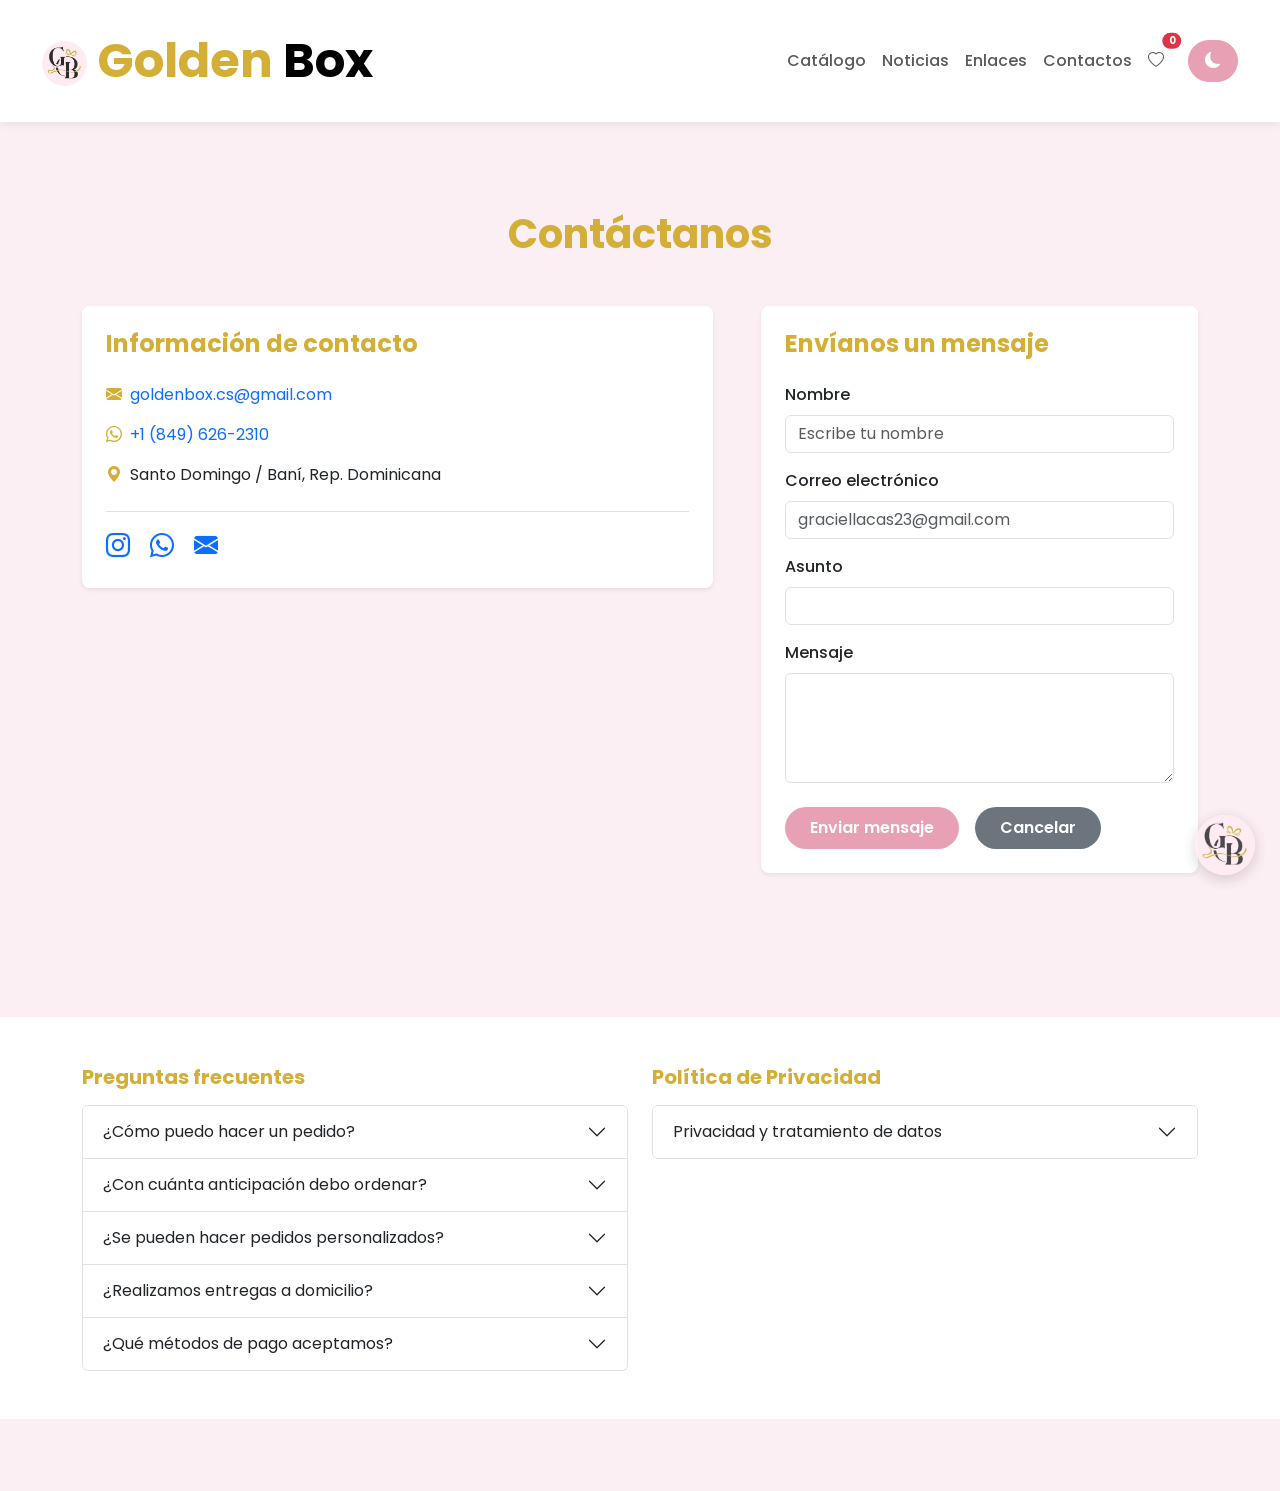
<file: Contactos.html>
<!DOCTYPE html>
<html lang="en">
<head>
    <meta charset="UTF-8">
    <meta name="viewport" content="width=device-width, initial-scale=1.0">
    <meta name="description" content="GoldenBox. arreglos florares y más detalles">
    <meta name="keywords" content="flores, bandejas, detalles">
    <meta name="robots" content="index, follow">
    <meta name="author" content="Graciella Castillo">
    <title>Contactos</title>

    <link href="https://cdn.jsdelivr.net/npm/bootstrap@5.3.2/dist/css/bootstrap.min.css" rel="stylesheet">

    <link rel="icon" type="image/png" href="ImagenesGB/LogoGB.jpg">

    <link href="https://fonts.googleapis.com/css2?family=Poppins:wght@300;400;600;700&display=swap" rel="stylesheet">

    <link rel="stylesheet" href="https://cdn.jsdelivr.net/npm/bootstrap-icons@1.11.3/font/bootstrap-icons.css">

    <link rel="stylesheet" href="Css/Style.css">
</head>
<body>
    <nav class="navbar navbar-expand-lg navbar-light fixed-top navbar-golden">
        <div class="container-fluid">
            <a class="navbar-brand marca-golden" href="index.html">
                <img src="ImagenesGB/LogoGB.jpg" alt="Logo Golden Box" width="45" height="45" class="rounded-circle" style="object-fit: cover;">
                <span class="texto-golden">Golden</span>
                <span class="texto-box">Box</span>
            </a>
            <button class="navbar-toggler" type="button" data-bs-toggle="collapse" data-bs-target="#navbarGolden" aria-controls="navbarGolden" aria-expanded="false" aria-label="Mostrar navegación">
                <span class="navbar-toggler-icon"></span>
            </button>
            <div class="collapse navbar-collapse" id="navbarGolden">
                <ul class="navbar-nav ms-auto">
                    <li class="nav-item"><a class="nav-link" href="Catalogo.html">Catálogo</a></li>
                    <li class="nav-item"><a class="nav-link" href="Noticias.html">Noticias</a></li>
                    <li class="nav-item"><a class="nav-link" href="Enlaces.html">Enlaces</a></li>
                    <li class="nav-item"><a class="nav-link" href="Contactos.html">Contactos</a></li>
                    <li class="nav-item" style="position:relative;">
                        <a class="nav-link position-relative" href="#" id="favLink" title="Mis favoritos" onclick="toggleListaFav(event)">
                            <i class="bi bi-heart"></i>
                            <span class="badge rounded-pill bg-danger position-absolute top-0 start-100 translate-middle" id="favBadge" style="font-size: 0.6rem;">0</span>
                        </a>
                        <div id="favDropdown" class="fav-dropdown" style="display:none;">
                            <ol id="favLista"></ol>
                            <p id="favVacio" style="display:none; margin:0; padding:8px; color:#999;">Sin favoritos</p>
                        </div>
                    </li>
                </ul>
                <button onclick="cambiarModo()" class="btn btn-outline-dark ms-3" id="btnModo">
                    <i class="bi bi-moon-fill" id="iconoModo"></i>
                </button>
            </div>
        </div>
    </nav>

<br>
<br>
<br>
<!--Enviar mensaje -->
    <section class="py-5">
    <div class="container">
        <h1 class="fw-bold text-center mb-5"><span class="texto-golden">Contáctanos</span></h1>
        <div class="row g-5">
            <div class="col-md-7"> <!--Cuadro de la info-->
                <div class="bg-white p-4 rounded-3 shadow-sm">
                    <h4 class="fw-bold mb-4 texto-golden">Información de contacto</h4>
                    <p class="mb-3"><i class="bi bi-envelope-fill texto-golden me-2"></i><a href="mailto:goldenbox.cs@gmail.com" class="text-decoration-none">goldenbox.cs@gmail.com</a></p>
                    <p class="mb-3"><i class="bi bi-whatsapp texto-golden me-2"></i><a href="https://wa.me/18496262310" target="_blank" class="text-decoration-none">+1 (849) 626-2310</a></p>
                    <p class="mb-3"><i class="bi bi-geo-alt-fill texto-golden me-2"></i>Santo Domingo / Baní, Rep. Dominicana</p>
                    <div class="redes-sociales mt-4 pt-3 border-top">
                        <a href="https://instagram.com/goldenbox_cs" target="_blank" class="me-3 fs-4"><i class="bi bi-instagram"></i></a>
                        <a href="https://wa.me/18496262310" target="_blank" class="me-3 fs-4"><i class="bi bi-whatsapp"></i></a>
                        <a href="mailto:goldenbox.cs@gmail.com" class="fs-4"><i class="bi bi-envelope-fill"></i></a>
                    </div>
                </div>
            </div>
            <div class="col-md-5">
                <div class="bg-white p-4 rounded-3 shadow-sm">
                    <h4 class="fw-bold mb-4 texto-golden">Envíanos un mensaje</h4>
                    <form id="formContacto">
                        <div class="mb-3">
                            <label for="nombre" class="form-label fw-medium">Nombre</label>
                            <input type="text" class="form-control" id="nombre" placeholder="Escribe tu nombre">
                        </div>
                        <div class="mb-3">
                            <label for="correo" class="form-label fw-medium">Correo electrónico</label>
                            <input type="email" class="form-control" id="correo" placeholder="graciellacas23@gmail.com">
                        </div>
                        <div class="mb-3">
                            <label for="asunto" class="form-label fw-medium">Asunto</label>
                            <input type="text" class="form-control" id="asunto">
                        </div>
                        <div class="mb-4">
                            <label for="mensaje" class="form-label fw-medium">Mensaje</label>
                            <textarea class="form-control" id="mensaje" rows="4"></textarea>
                        </div>
                        <div class="d-flex gap-3">
                            <button type="button" class="btn px-4 py-2" style="background-color:#E8A0B4;color:#fff;border-radius:50px;font-weight:600;" onclick="enviarMensaje()">Enviar mensaje</button>
                            <button type="reset" class="btn px-4 py-2" style="background-color:#6c757d;color:#fff;border-radius:50px;font-weight:600;">Cancelar</button>
                        </div>
                    </form>
                </div>
            </div>
        </div>
    </div>
</section>
    <br><br>

<!-- Footer -->
<footer class="py-5 mt-5 bg-white">
    <div class="container">
        <div class="row g-4">
            <div class="col-md-6">
                <h5 class="fw-bold mb-3 texto-golden">Preguntas frecuentes</h5>
                <div class="accordion" id="accordionFAQ">
                    <div class="accordion-item">
                        <h2 class="accordion-header">
                            <button class="accordion-button collapsed" type="button" data-bs-toggle="collapse" data-bs-target="#faq1">
                                ¿Cómo puedo hacer un pedido?
                            </button>
                        </h2>
                        <div id="faq1" class="accordion-collapse collapse" data-bs-parent="#accordionFAQ">
                            <div class="accordion-body">
                                Los pedidos se realizan por mensaje directo o contacto telefónico, indicando el producto que deseas y la fecha de entrega.
                            </div>
                        </div>
                    </div>

                    <div class="accordion-item">
                        <h2 class="accordion-header">
                            <button class="accordion-button collapsed" type="button" data-bs-toggle="collapse" data-bs-target="#faq2">
                                ¿Con cuánta anticipación debo ordenar?
                            </button>
                        </h2>
                        <div id="faq2" class="accordion-collapse collapse" data-bs-parent="#accordionFAQ">
                            <div class="accordion-body">
                                Se recomienda hacer el pedido con al menos 24 a 48 horas de anticipación para garantizar disponibilidad.
                            </div>
                        </div>
                    </div>

                    <div class="accordion-item">
                        <h2 class="accordion-header">
                            <button class="accordion-button collapsed" type="button" data-bs-toggle="collapse" data-bs-target="#faq3">
                                ¿Se pueden hacer pedidos personalizados?
                            </button>
                        </h2>
                        <div id="faq3" class="accordion-collapse collapse" data-bs-parent="#accordionFAQ">
                            <div class="accordion-body">
                                Sí, se pueden crear pedidos personalizados según la ocasión y las preferencias del cliente.
                            </div>
                        </div>
                    </div>

                    <div class="accordion-item">
                        <h2 class="accordion-header">
                            <button class="accordion-button collapsed" type="button" data-bs-toggle="collapse" data-bs-target="#faq4">
                                ¿Realizamos entregas a domicilio?
                            </button>
                        </h2>
                        <div id="faq4" class="accordion-collapse collapse" data-bs-parent="#accordionFAQ">
                            <div class="accordion-body">
                                Sí, se ofrecen entregas a domicilio dentro de zonas específicas. Los detalles se confirman al momento del pedido.
                            </div>
                        </div>
                    </div>

                    <div class="accordion-item">
                        <h2 class="accordion-header">
                            <button class="accordion-button collapsed" type="button" data-bs-toggle="collapse" data-bs-target="#faq5">
                                ¿Qué métodos de pago aceptamos?
                            </button>
                        </h2>
                        <div id="faq5" class="accordion-collapse collapse" data-bs-parent="#accordionFAQ">
                            <div class="accordion-body">
                                Se aceptan pagos en efectivo y transferencias bancarias.
                            </div>
                        </div>
                    </div>
                </div>
            </div>

            <div class="col-md-6">
                <h5 class="fw-bold mb-3 texto-golden">Política de Privacidad</h5>
                <div class="accordion" id="accordionPriv">
                    <div class="accordion-item">
                        <h2 class="accordion-header">
                            <button class="accordion-button collapsed" type="button" data-bs-toggle="collapse" data-bs-target="#priv1">
                                Privacidad y tratamiento de datos
                            </button>
                        </h2>
                        <div id="priv1" class="accordion-collapse collapse" data-bs-parent="#accordionPriv">
                            <div class="accordion-body text-center">
                                <p class="mb-3">Conoce cómo manejamos tus datos personales.</p>
                                <a href="politica.html" class="btn px-4 py-2" style="background-color: #E8A0B4; border-color: #E8A0B4; color: #fff; border-radius: 50px;">Ver más</a>
                            </div>
                        </div>
                    </div>
                </div>
            </div>
        </div>
    </div>
</footer>
    
<br> 
<br>
<br>

    <div class="logo-flotante">
        <img src="ImagenesGB/LogoGB.jpg" alt="Golden Box" width="60" height="60" class="rounded-circle" style="object-fit: cover;">
    </div>

    <!-- Modal contacto -->
    <div class="modal fade" id="modalContacto" tabindex="-1" aria-hidden="true">
        <div class="modal-dialog modal-dialog-centered">
            <div class="modal-content text-center p-4" style="border-radius:16px;">
                <div class="modal-body">
                    <div style="font-size:50px;color:#D4AF37;margin-bottom:8px;">&#10003;</div>
                    <p class="fs-5 mb-4">¡Mensaje enviado correctamente!</p>
                    <button type="button" class="btn px-5 py-2" data-bs-dismiss="modal" style="background:#E8A0B4;color:#fff;border-radius:50px;font-weight:600;">Aceptar</button>
                </div>
            </div>
        </div>
    </div>

    <script src="https://cdn.jsdelivr.net/npm/bootstrap@5.3.2/dist/js/bootstrap.bundle.min.js"></script>
    <script src="js/script.js"></script>
</body>
</html>
</file>
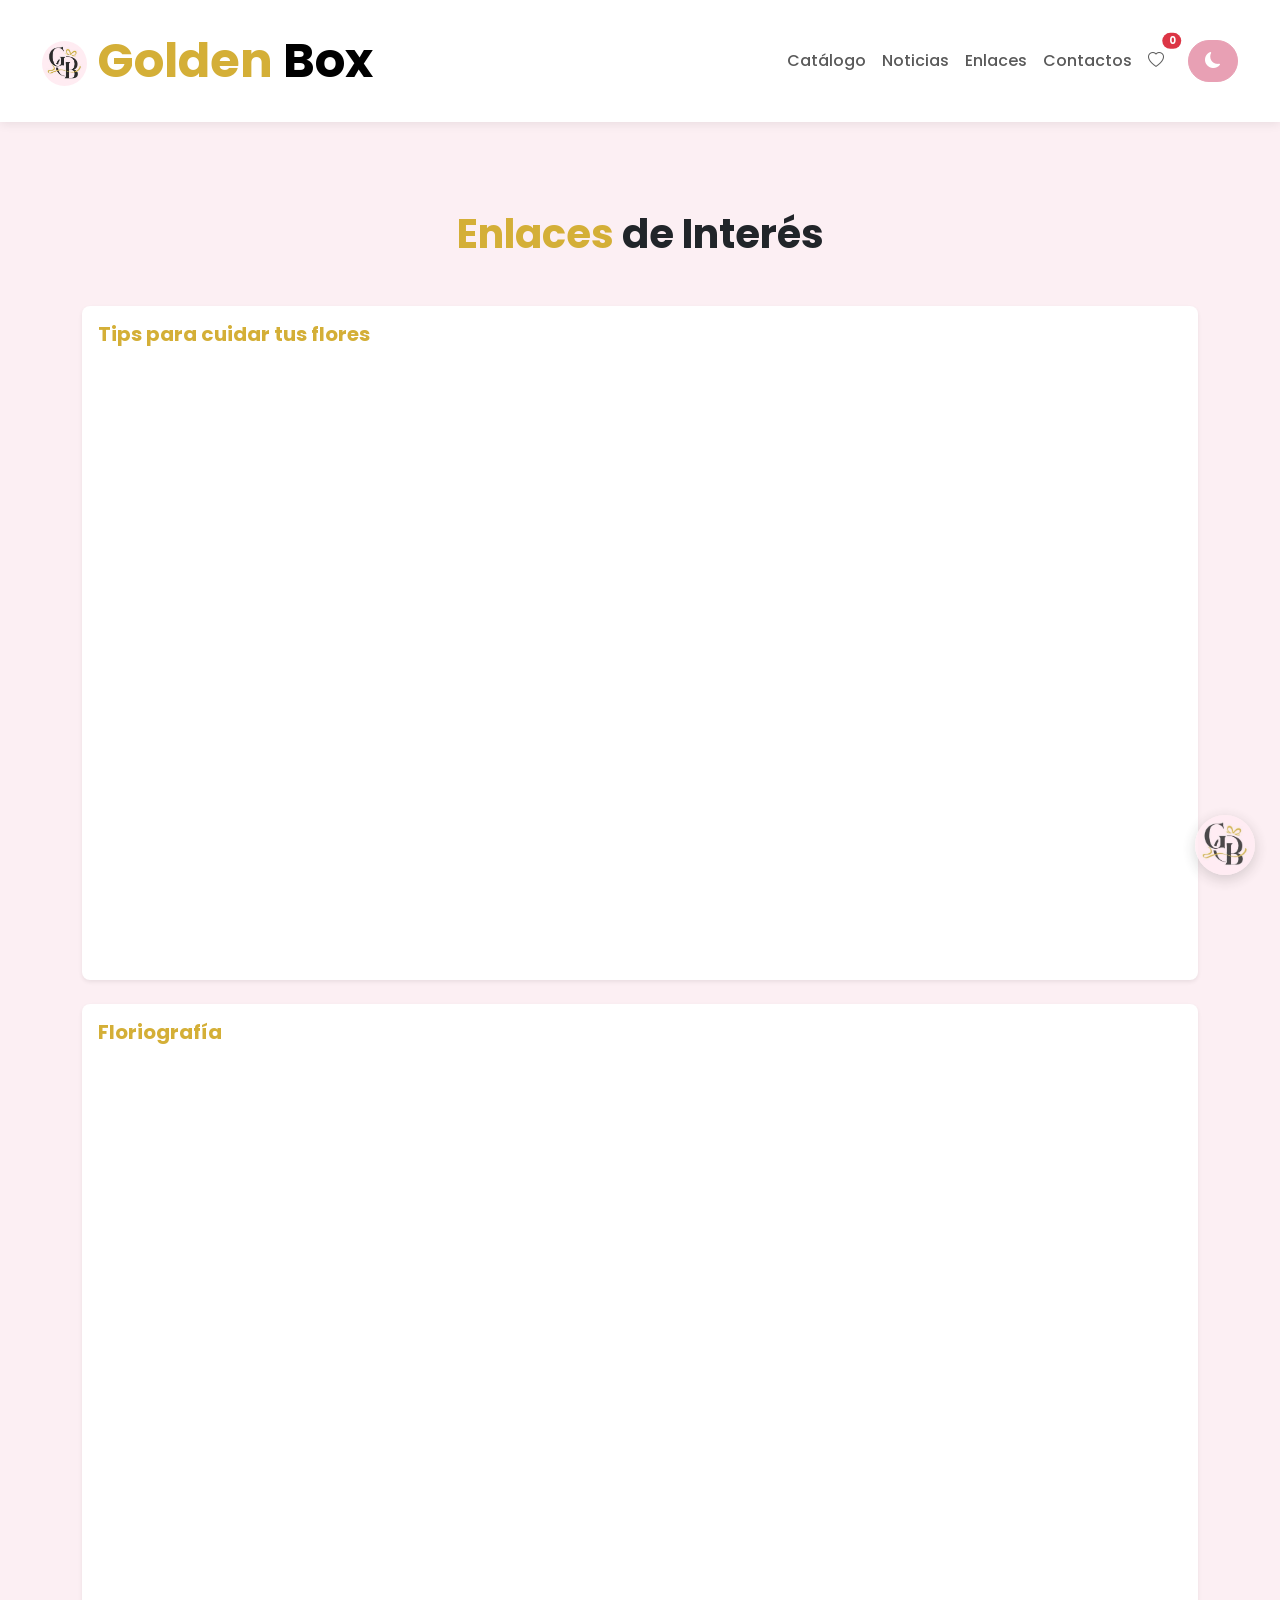
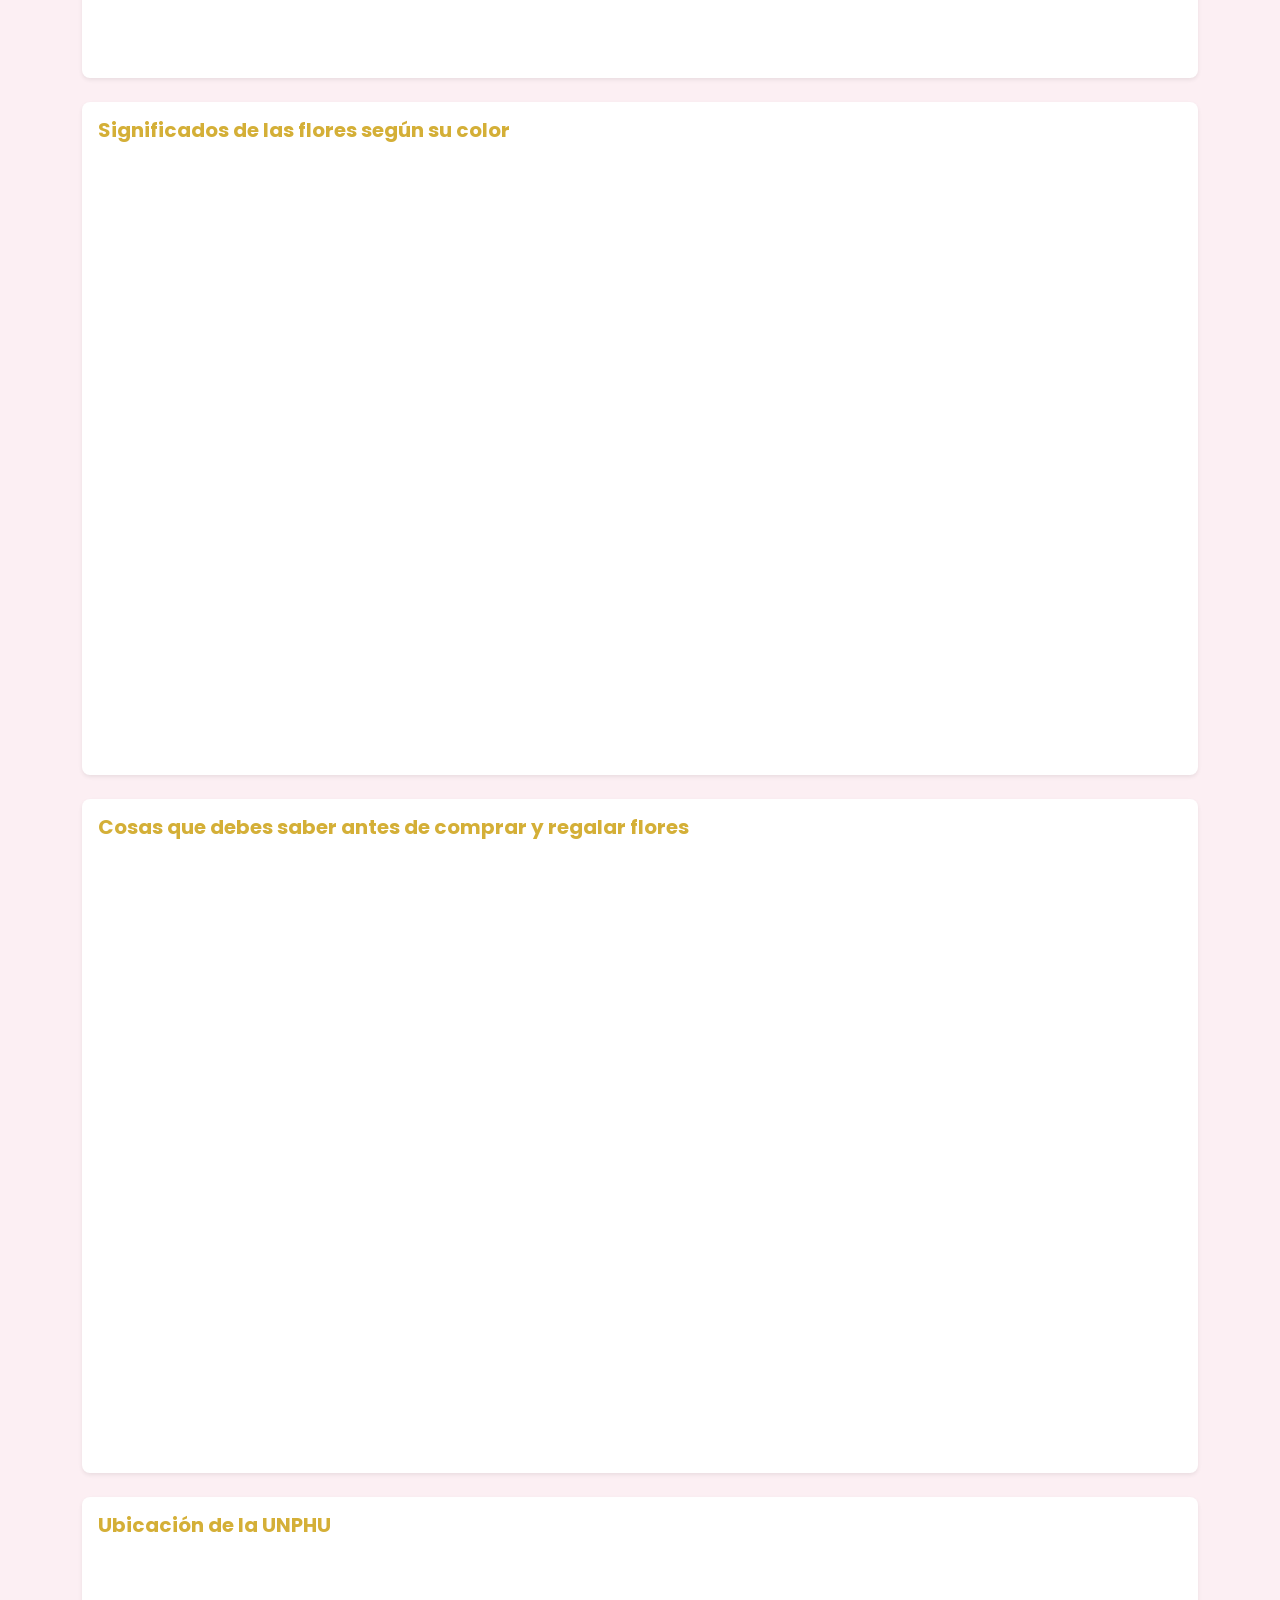
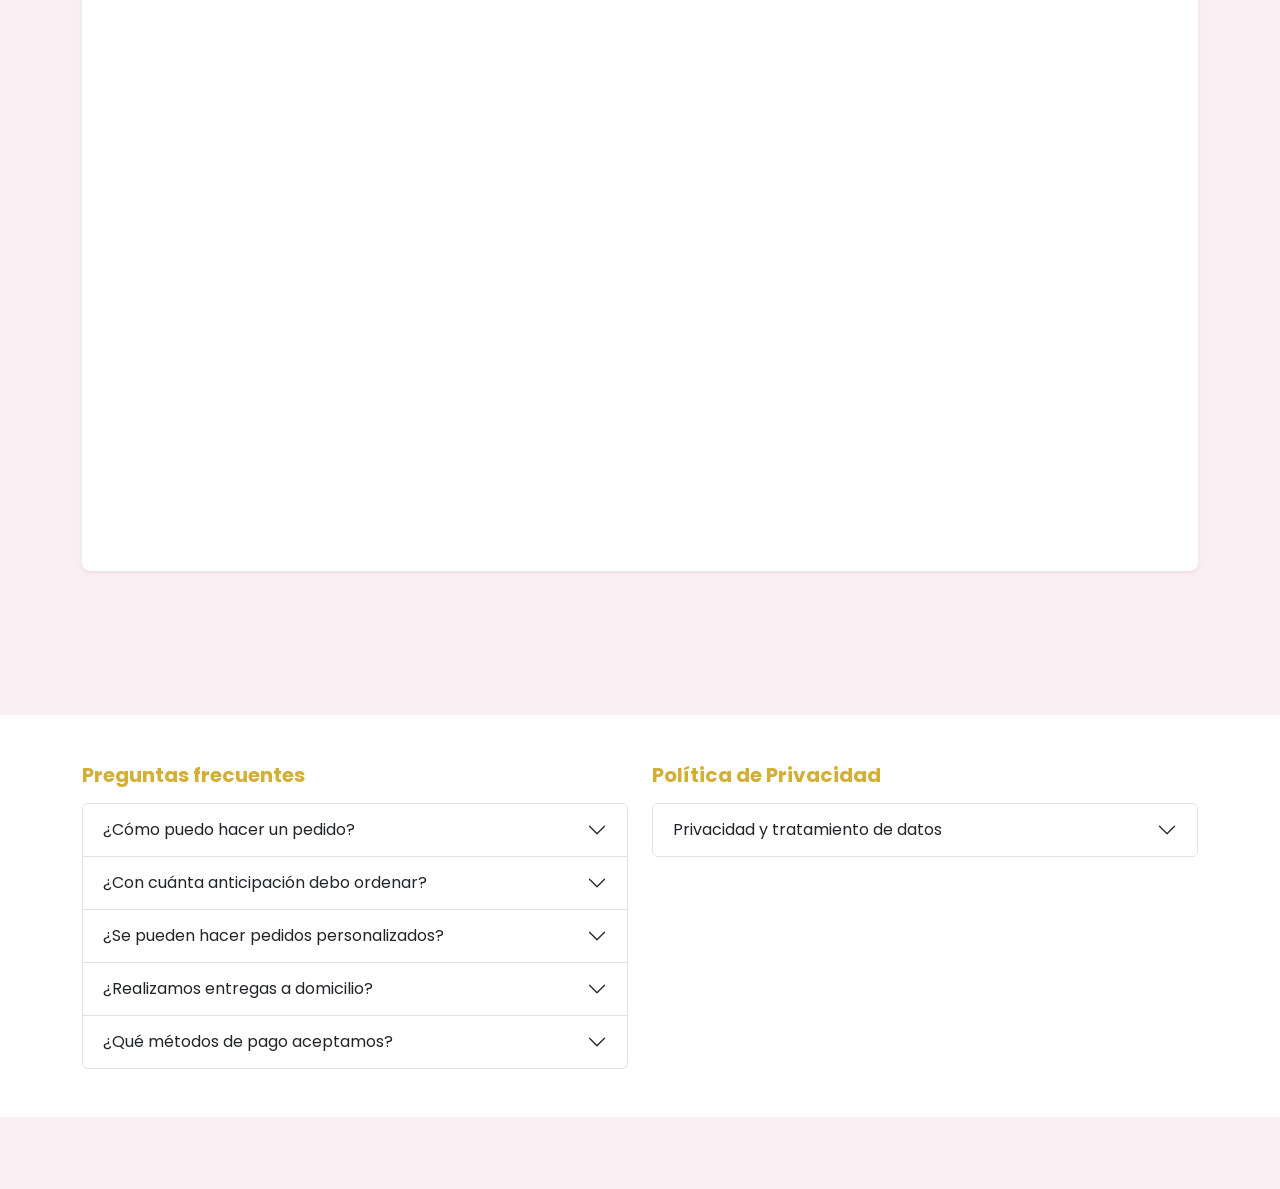
<file: Enlaces.html>
<!DOCTYPE html>
<html lang="en">
<head>
    <meta charset="UTF-8">
    <meta name="viewport" content="width=device-width, initial-scale=1.0">
    <meta name="description" content="GoldenBox. arreglos florares y más detalles">
    <meta name="keywords" content="flores, bandejas, detalles">
    <meta name="robots" content="index, follow">
    <meta name="author" content="Graciella Castillo">
    <title>Enlaces</title>

    <link href="https://cdn.jsdelivr.net/npm/bootstrap@5.3.2/dist/css/bootstrap.min.css" rel="stylesheet">

    <link rel="icon" type="image/png" href="ImagenesGB/LogoGB.jpg">

    <link href="https://fonts.googleapis.com/css2?family=Poppins:wght@300;400;600;700&display=swap" rel="stylesheet">

    <link rel="stylesheet" href="https://cdn.jsdelivr.net/npm/bootstrap-icons@1.11.3/font/bootstrap-icons.css">

    <link rel="stylesheet" href="Css/Style.css">
</head>
<body>
    <nav class="navbar navbar-expand-lg navbar-light fixed-top navbar-golden">
        <div class="container-fluid">
            <a class="navbar-brand marca-golden" href="index.html">
                <img src="ImagenesGB/LogoGB.jpg" alt="Logo Golden Box" width="45" height="45" class="rounded-circle" style="object-fit: cover;">
                <span class="texto-golden">Golden</span>
                <span class="texto-box">Box</span>
            </a>
            <button class="navbar-toggler" type="button" data-bs-toggle="collapse" data-bs-target="#navbarGolden" aria-controls="navbarGolden" aria-expanded="false" aria-label="Mostrar navegación">
                <span class="navbar-toggler-icon"></span>
            </button>
            <div class="collapse navbar-collapse" id="navbarGolden">
                <ul class="navbar-nav ms-auto">
                    <li class="nav-item"><a class="nav-link" href="Catalogo.html">Catálogo</a></li>
                    <li class="nav-item"><a class="nav-link" href="Noticias.html">Noticias</a></li>
                    <li class="nav-item"><a class="nav-link" href="Enlaces.html">Enlaces</a></li>
                    <li class="nav-item"><a class="nav-link" href="Contactos.html">Contactos</a></li>
                    <li class="nav-item" style="position:relative;">
                        <a class="nav-link position-relative" href="#" id="favLink" title="Mis favoritos" onclick="toggleListaFav(event)">
                            <i class="bi bi-heart"></i>
                            <span class="badge rounded-pill bg-danger position-absolute top-0 start-100 translate-middle" id="favBadge" style="font-size: 0.6rem;">0</span>
                        </a>
                        <div id="favDropdown" class="fav-dropdown" style="display:none;">
                            <ol id="favLista"></ol>
                            <p id="favVacio" style="display:none; margin:0; padding:8px; color:#999;">Sin favoritos</p>
                        </div>
                    </li>
                </ul>
                <button onclick="cambiarModo()" class="btn btn-outline-dark ms-3" id="btnModo">
                    <i class="bi bi-moon-fill" id="iconoModo"></i>
                </button>
            </div>
        </div>
    </nav>

<br>
<br>
<br>

    <section class="py-5">
        <div class="container">
            <h1 class="fw-bold text-center mb-5"><span class="texto-golden">Enlaces</span> de Interés</h1>
            <div class="row justify-content-center">
                <div class="col-12 mb-4">
                    <div class="bg-white p-3 rounded-3 shadow-sm">
                        <h5 class="texto-golden fw-bold mb-2">Tips para cuidar tus flores</h5>
                        <div class="ratio ratio-16x9">
                            <iframe width="560" height="315" src="https://www.youtube.com/embed/nbmLdq9vGXE?si=Q5jJmRrRGe-c7kcO" title="youtube video player" frameborder="0" allow="accelerometer; autoplay; clipboard-write; encrypted-media; gyroscope; picture-in-picture; web-share" referrerpolicy="strict-origin-when-cross-origin" allowfullscreen></iframe>
                        </div>
                    </div>
                </div>
                <div class="col-12 mb-4">
                    <div class="bg-white p-3 rounded-3 shadow-sm">
                        <h5 class="texto-golden fw-bold mb-2">Floriografía</h5>
                        <div class="ratio ratio-16x9">
                            <iframe width="560" height="315" src="https://www.youtube.com/embed/HH5BQHAtjjU?si=nAAY6iYtG18FiKwy" title="YouTube video player" frameborder="0" allow="accelerometer; autoplay; clipboard-write; encrypted-media; gyroscope; picture-in-picture; web-share" referrerpolicy="strict-origin-when-cross-origin" allowfullscreen></iframe>
                        </div>
                    </div>
                </div>
                <div class="col-12 mb-4">
                    <div class="bg-white p-3 rounded-3 shadow-sm">
                        <h5 class="texto-golden fw-bold mb-2">Significados de las flores según su color</h5>
                        <div class="ratio ratio-16x9">
                            <iframe width="560" height="315" src="https://www.youtube.com/embed/Gqsz83xWCMY?si=5yGquE7Ow8lMPK31" title="YouTube video player" frameborder="0" allow="accelerometer; autoplay; clipboard-write; encrypted-media; gyroscope; picture-in-picture; web-share" referrerpolicy="strict-origin-when-cross-origin" allowfullscreen></iframe>
                        </div>
                    </div>
                </div>
                <div class="col-12 mb-4">
                    <div class="bg-white p-3 rounded-3 shadow-sm">
                        <h5 class="texto-golden fw-bold mb-2">Cosas que debes saber antes de comprar y regalar flores</h5>
                        <div class="ratio ratio-16x9">
                            <iframe width="560" height="315" src="https://www.youtube.com/embed/IjfZOJEAfLI?si=FPpcOpszKS9uErKC" title="YouTube video player" frameborder="0" allow="accelerometer; autoplay; clipboard-write; encrypted-media; gyroscope; picture-in-picture; web-share" referrerpolicy="strict-origin-when-cross-origin" allowfullscreen></iframe>
                        </div>
                    </div>
                </div>
                <div class="col-12">
                    <div class="bg-white p-3 rounded-3 shadow-sm">
                        <h5 class="texto-golden fw-bold mb-2">Ubicación de la UNPHU</h5>
                        <div class="ratio ratio-16x9">
                            <iframe src="https://www.google.com/maps/embed?pb=!1m18!1m12!1m3!1d3783.952448260259!2d-69.948334!3d18.485813!2m3!1f0!2f0!3f0!3m2!1i1024!2i768!4f13.1!3m3!1m2!1s0x8eaf89f362e578d3%3A0x19d59fe09af95898!2sUniversidad%20Nacional%20Pedro%20Henr%C3%ADquez%20Ure%C3%B1a%20(UNPHU)!5e0!3m2!1ses-419!2sdo!4v1" title="UNPHU" allowfullscreen loading="lazy"></iframe>
                        </div>
                    </div>
                </div>
            </div>
        </div>
    </section>

    <br>
    <br>

<!-- Footer -->
<footer class="py-5 mt-5 bg-white">
    <div class="container">
        <div class="row g-4">
            <div class="col-md-6">
                <h5 class="fw-bold mb-3 texto-golden">Preguntas frecuentes</h5>
                <div class="accordion" id="accordionFAQ">
                    <div class="accordion-item">
                        <h2 class="accordion-header">
                            <button class="accordion-button collapsed" type="button" data-bs-toggle="collapse" data-bs-target="#faq1">
                                ¿Cómo puedo hacer un pedido?
                            </button>
                        </h2>
                        <div id="faq1" class="accordion-collapse collapse" data-bs-parent="#accordionFAQ">
                            <div class="accordion-body">
                                Los pedidos se realizan por mensaje directo o contacto telefónico, indicando el producto que deseas y la fecha de entrega.
                            </div>
                        </div>
                    </div>

                    <div class="accordion-item">
                        <h2 class="accordion-header">
                            <button class="accordion-button collapsed" type="button" data-bs-toggle="collapse" data-bs-target="#faq2">
                                ¿Con cuánta anticipación debo ordenar?
                            </button>
                        </h2>
                        <div id="faq2" class="accordion-collapse collapse" data-bs-parent="#accordionFAQ">
                            <div class="accordion-body">
                                Se recomienda hacer el pedido con al menos 24 a 48 horas de anticipación para garantizar disponibilidad.
                            </div>
                        </div>
                    </div>

                    <div class="accordion-item">
                        <h2 class="accordion-header">
                            <button class="accordion-button collapsed" type="button" data-bs-toggle="collapse" data-bs-target="#faq3">
                                ¿Se pueden hacer pedidos personalizados?
                            </button>
                        </h2>
                        <div id="faq3" class="accordion-collapse collapse" data-bs-parent="#accordionFAQ">
                            <div class="accordion-body">
                                Sí, se pueden crear pedidos personalizados según la ocasión y las preferencias del cliente.
                            </div>
                        </div>
                    </div>

                    <div class="accordion-item">
                        <h2 class="accordion-header">
                            <button class="accordion-button collapsed" type="button" data-bs-toggle="collapse" data-bs-target="#faq4">
                                ¿Realizamos entregas a domicilio?
                            </button>
                        </h2>
                        <div id="faq4" class="accordion-collapse collapse" data-bs-parent="#accordionFAQ">
                            <div class="accordion-body">
                                Sí, se ofrecen entregas a domicilio dentro de zonas específicas. Los detalles se confirman al momento del pedido.
                            </div>
                        </div>
                    </div>

                    <div class="accordion-item">
                        <h2 class="accordion-header">
                            <button class="accordion-button collapsed" type="button" data-bs-toggle="collapse" data-bs-target="#faq5">
                                ¿Qué métodos de pago aceptamos?
                            </button>
                        </h2>
                        <div id="faq5" class="accordion-collapse collapse" data-bs-parent="#accordionFAQ">
                            <div class="accordion-body">
                                Se aceptan pagos en efectivo y transferencias bancarias.
                            </div>
                        </div>
                    </div>
                </div>
            </div>

            <div class="col-md-6">
                <h5 class="fw-bold mb-3 texto-golden">Política de Privacidad</h5>
                <div class="accordion" id="accordionPriv">
                    <div class="accordion-item">
                        <h2 class="accordion-header">
                            <button class="accordion-button collapsed" type="button" data-bs-toggle="collapse" data-bs-target="#priv1">
                                Privacidad y tratamiento de datos
                            </button>
                        </h2>
                        <div id="priv1" class="accordion-collapse collapse" data-bs-parent="#accordionPriv">
                            <div class="accordion-body text-center">
                                <p class="mb-3">Conoce cómo manejamos tus datos personales.</p>
                                <a href="politica.html" class="btn px-4 py-2" style="background-color: #E8A0B4; border-color: #E8A0B4; color: #fff; border-radius: 50px;">Ver más</a>
                            </div>
                        </div>
                    </div>
                </div>
            </div>
        </div>
    </div>
</footer>


<br>
<br>
<br>

    <div class="logo-flotante">
        <img src="ImagenesGB/LogoGB.jpg" alt="Golden Box" width="60" height="60" class="rounded-circle" style="object-fit: cover;">
    </div>

    <script src="https://cdn.jsdelivr.net/npm/bootstrap@5.3.2/dist/js/bootstrap.bundle.min.js"></script>
    <script src="js/script.js"></script>
</body>
</html>
</file>
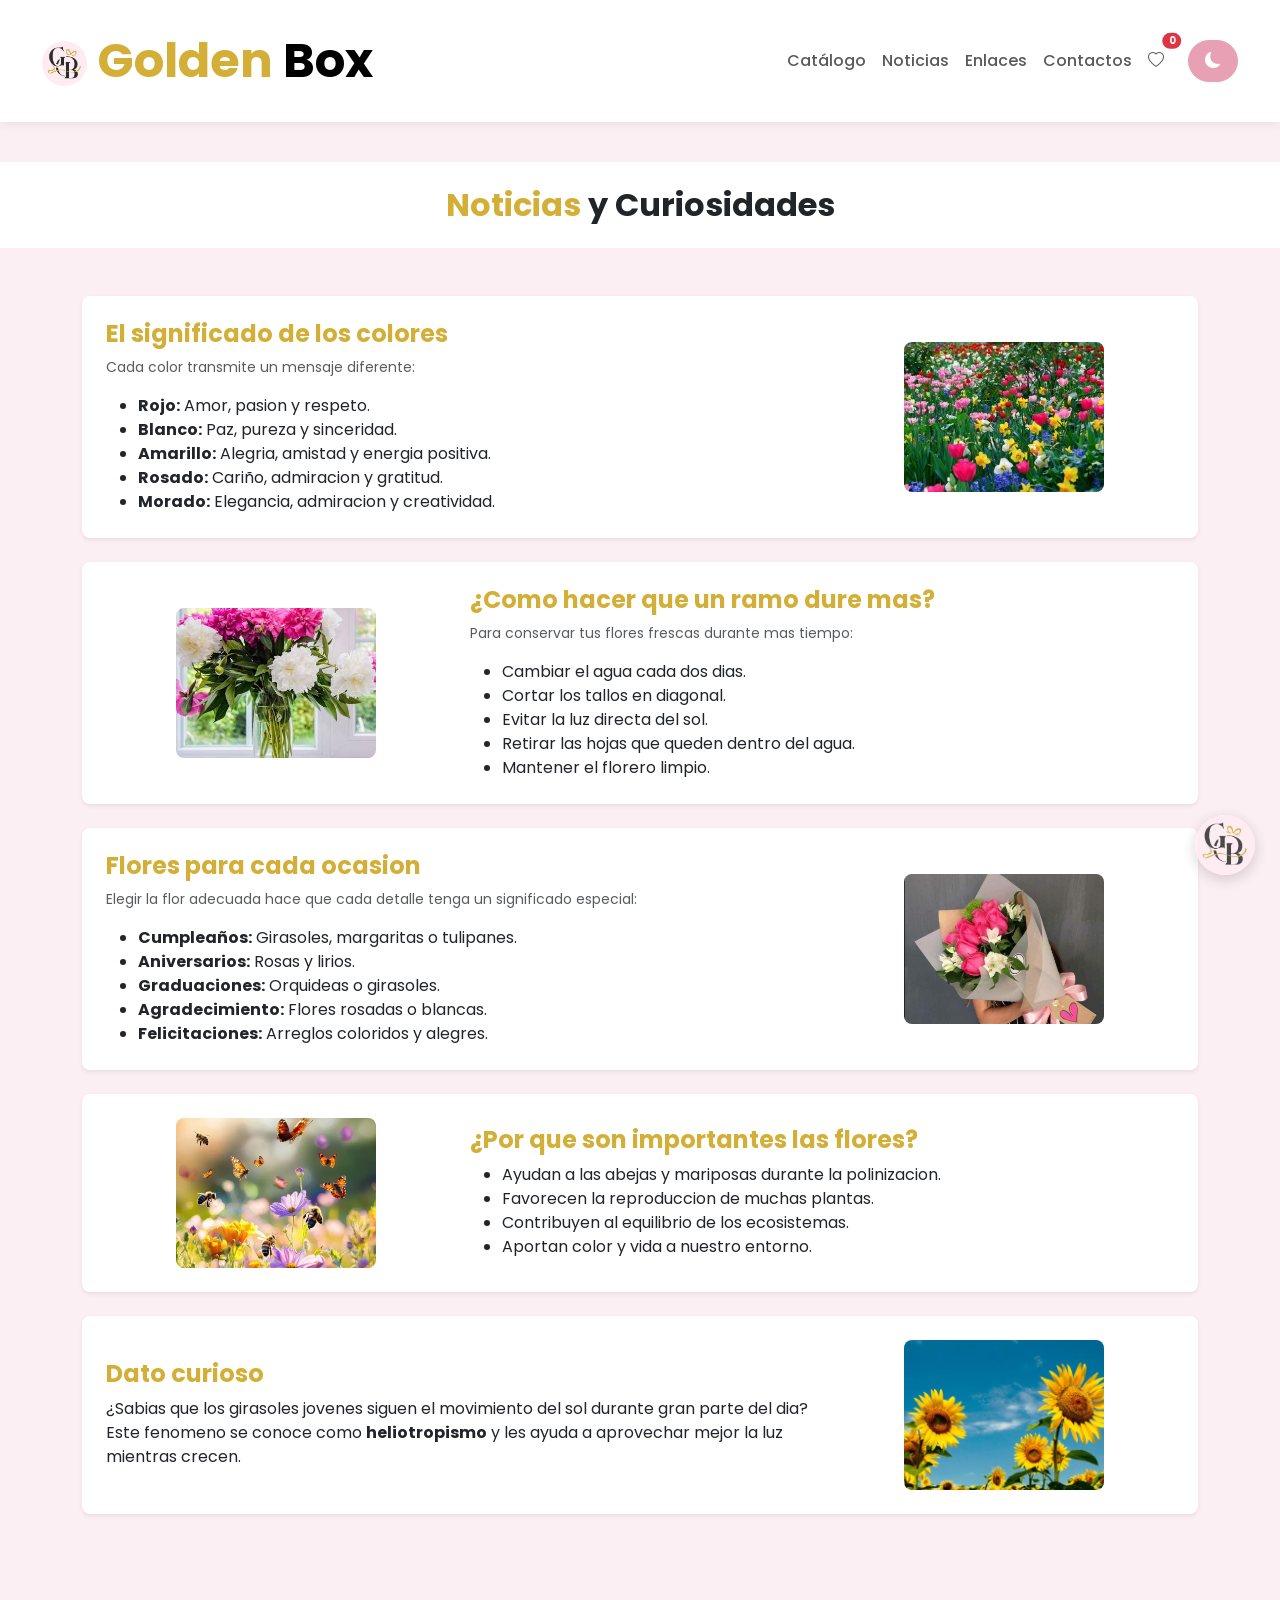
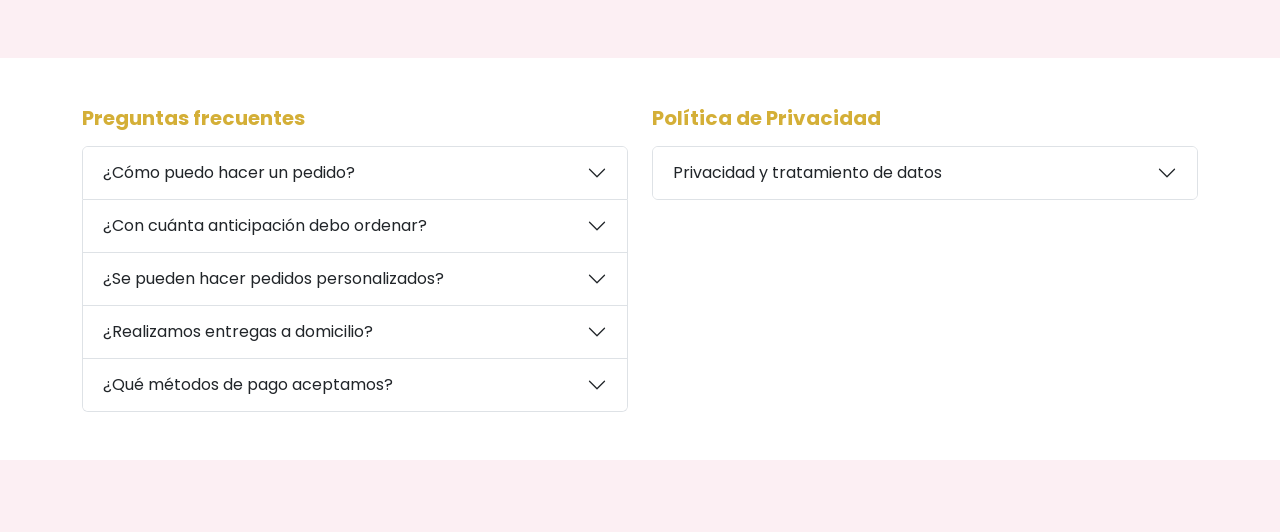
<file: Noticias.html>
<!DOCTYPE html>
<html lang="en">
<head>
    <meta charset="UTF-8">
    <meta name="viewport" content="width=device-width, initial-scale=1.0">
    <meta name="description" content="GoldenBox. arreglos florares y más detalles">
    <meta name="keywords" content="flores, bandejas, detalles">
    <meta name="robots" content="index, follow">
    <meta name="author" content="Graciella Castillo">
    <title>Noticias</title>
    <link href="https://cdn.jsdelivr.net/npm/bootstrap@5.3.2/dist/css/bootstrap.min.css" rel="stylesheet">
    <link rel="icon" type="image/png" href="ImagenesGB/LogoGB.jpg">
    <link href="https://fonts.googleapis.com/css2?family=Poppins:wght@300;400;600;700&display=swap" rel="stylesheet">
    <link rel="stylesheet" href="https://cdn.jsdelivr.net/npm/bootstrap-icons@1.11.3/font/bootstrap-icons.css">
    <link rel="stylesheet" href="Css/Style.css">
</head>
<body>
    <nav class="navbar navbar-expand-lg navbar-light fixed-top navbar-golden">
        <div class="container-fluid">
            <a class="navbar-brand marca-golden" href="index.html">
                <img src="ImagenesGB/LogoGB.jpg" alt="Logo Golden Box" width="45" height="45" class="rounded-circle" style="object-fit: cover;">
                <span class="texto-golden">Golden</span>
                <span class="texto-box">Box</span>
            </a>
            <button class="navbar-toggler" type="button" data-bs-toggle="collapse" data-bs-target="#navbarGolden" aria-controls="navbarGolden" aria-expanded="false" aria-label="Mostrar navegación">
                <span class="navbar-toggler-icon"></span>
            </button>
            <div class="collapse navbar-collapse" id="navbarGolden">
                <ul class="navbar-nav ms-auto">
                    <li class="nav-item"><a class="nav-link" href="Catalogo.html">Catálogo</a></li>
                    <li class="nav-item"><a class="nav-link" href="Noticias.html">Noticias</a></li>
                    <li class="nav-item"><a class="nav-link" href="Enlaces.html">Enlaces</a></li>
                    <li class="nav-item"><a class="nav-link" href="Contactos.html">Contactos</a></li>
                    <li class="nav-item" style="position:relative;">
                        <a class="nav-link position-relative" href="#" id="favLink" title="Mis favoritos" onclick="toggleListaFav(event)">
                            <i class="bi bi-heart"></i>
                            <span class="badge rounded-pill bg-danger position-absolute top-0 start-100 translate-middle" id="favBadge" style="font-size: 0.6rem;">0</span>
                        </a>
                        <div id="favDropdown" class="fav-dropdown" style="display:none;">
                            <ol id="favLista"></ol>
                            <p id="favVacio" style="display:none; margin:0; padding:8px; color:#999;">Sin favoritos</p>
                        </div>
                    </li>
                </ul>
                <button onclick="cambiarModo()" class="btn btn-outline-dark ms-3" id="btnModo">
                    <i class="bi bi-moon-fill" id="iconoModo"></i>
                </button>
            </div>
        </div>
    </nav>

<br>
<br>
<br>

<div class="bg-white py-4">
    <div class="container">
        <h2 class="text-center fw-bold mb-0">
            <span class="texto-golden">Noticias</span> y Curiosidades
        </h2>
    </div>
</div>

<section class="py-5">
    <div class="container">
        <div class="row g-4">

            <div class="col-12">
                <div class="bg-white p-4 rounded-3 shadow-sm">
                    <div class="row align-items-center">
                        <div class="col-md-8">
                            <h4 class="texto-golden fw-bold">El significado de los colores</h4>
                            <p class="text-muted small">Cada color transmite un mensaje diferente:</p>
                            <ul class="mb-0">
                                <li><strong>Rojo:</strong> Amor, pasion y respeto.</li>
                                <li><strong>Blanco:</strong> Paz, pureza y sinceridad.</li>
                                <li><strong>Amarillo:</strong> Alegria, amistad y energia positiva.</li>
                                <li><strong>Rosado:</strong> Cariño, admiracion y gratitud.</li>
                                <li><strong>Morado:</strong> Elegancia, admiracion y creatividad.</li>
                            </ul>
                        </div>
                        <div class="col-md-4 text-center mt-3 mt-md-0">
                            <img src="ImagenesGB/floresdecolores.jpg" alt="" class="rounded-3" style="width:100%;max-width:200px;height:150px;object-fit:cover;">
                        </div>
                    </div>
                </div>
            </div>

            <div class="col-12">
                <div class="bg-white p-4 rounded-3 shadow-sm">
                    <div class="row align-items-center">
                        <div class="col-md-4 text-center mb-3 mb-md-0">
                            <img src="ImagenesGB/CuidarFlores.jpg" alt="" class="rounded-3" style="width:100%;max-width:200px;height:150px;object-fit:cover;">
                        </div>
                        <div class="col-md-8">
                            <h4 class="texto-golden fw-bold">¿Como hacer que un ramo dure mas?</h4>
                            <p class="text-muted small">Para conservar tus flores frescas durante mas tiempo:</p>
                            <ul class="mb-0">
                                <li>Cambiar el agua cada dos dias.</li>
                                <li>Cortar los tallos en diagonal.</li>
                                <li>Evitar la luz directa del sol.</li>
                                <li>Retirar las hojas que queden dentro del agua.</li>
                                <li>Mantener el florero limpio.</li>
                            </ul>
                        </div>
                    </div>
                </div>
            </div>

            <div class="col-12">
                <div class="bg-white p-4 rounded-3 shadow-sm">
                    <div class="row align-items-center">
                        <div class="col-md-8">
                            <h4 class="texto-golden fw-bold">Flores para cada ocasion</h4>
                            <p class="text-muted small">Elegir la flor adecuada hace que cada detalle tenga un significado especial:</p>
                            <ul class="mb-0">
                                <li><strong>Cumpleaños:</strong> Girasoles, margaritas o tulipanes.</li>
                                <li><strong>Aniversarios:</strong> Rosas y lirios.</li>
                                <li><strong>Graduaciones:</strong> Orquideas o girasoles.</li>
                                <li><strong>Agradecimiento:</strong> Flores rosadas o blancas.</li>
                                <li><strong>Felicitaciones:</strong> Arreglos coloridos y alegres.</li>
                            </ul>
                        </div>
                        <div class="col-md-4 text-center mt-3 mt-md-0">
                            <img src="ImagenesGB/FloresRegalar.png" alt="" class="rounded-3" style="width:100%;max-width:200px;height:150px;object-fit:cover;">
                        </div>
                    </div>
                </div>
            </div>

            <div class="col-12">
                <div class="bg-white p-4 rounded-3 shadow-sm">
                    <div class="row align-items-center">
                        <div class="col-md-4 text-center mb-3 mb-md-0">
                            <img src="ImagenesGB/Mariposas.png" alt="" class="rounded-3" style="width:100%;max-width:200px;height:150px;object-fit:cover;">
                        </div>
                        <div class="col-md-8">
                            <h4 class="texto-golden fw-bold">¿Por que son importantes las flores?</h4>
                            <ul class="mb-0">
                                <li>Ayudan a las abejas y mariposas durante la polinizacion.</li>
                                <li>Favorecen la reproduccion de muchas plantas.</li>
                                <li>Contribuyen al equilibrio de los ecosistemas.</li>
                                <li>Aportan color y vida a nuestro entorno.</li>
                            </ul>
                        </div>
                    </div>
                </div>
            </div>

            <div class="col-12">
                <div class="bg-white p-4 rounded-3 shadow-sm">
                    <div class="row align-items-center">
                        <div class="col-md-8">
                            <h4 class="texto-golden fw-bold">Dato curioso</h4>
                            <p class="mb-0">¿Sabias que los girasoles jovenes siguen el movimiento del sol durante gran parte del dia? Este fenomeno se conoce como <strong>heliotropismo</strong> y les ayuda a aprovechar mejor la luz mientras crecen.</p>
                        </div>
                        <div class="col-md-4 text-center mt-3 mt-md-0">
                            <img src="ImagenesGB/Girasoles.png" alt="" class="rounded-3" style="width:100%;max-width:200px;height:150px;object-fit:cover;">
                        </div>
                    </div>
                </div>
            </div>
        </div>
    </div>
</section>

<br>
<br>

<!-- Footer -->
<footer class="py-5 mt-5 bg-white">
    <div class="container">
        <div class="row g-4">
            <div class="col-md-6">
                <h5 class="fw-bold mb-3 texto-golden">Preguntas frecuentes</h5>
                <div class="accordion" id="accordionFAQ">
                    <div class="accordion-item">
                        <h2 class="accordion-header">
                            <button class="accordion-button collapsed" type="button" data-bs-toggle="collapse" data-bs-target="#faq1">
                                ¿Cómo puedo hacer un pedido?
                            </button>
                        </h2>
                        <div id="faq1" class="accordion-collapse collapse" data-bs-parent="#accordionFAQ">
                            <div class="accordion-body">
                                Los pedidos se realizan por mensaje directo o contacto telefónico, indicando el producto que deseas y la fecha de entrega.
                            </div>
                        </div>
                    </div>

                    <div class="accordion-item">
                        <h2 class="accordion-header">
                            <button class="accordion-button collapsed" type="button" data-bs-toggle="collapse" data-bs-target="#faq2">
                                ¿Con cuánta anticipación debo ordenar?
                            </button>
                        </h2>
                        <div id="faq2" class="accordion-collapse collapse" data-bs-parent="#accordionFAQ">
                            <div class="accordion-body">
                                Se recomienda hacer el pedido con al menos 24 a 48 horas de anticipación para garantizar disponibilidad.
                            </div>
                        </div>
                    </div>

                    <div class="accordion-item">
                        <h2 class="accordion-header">
                            <button class="accordion-button collapsed" type="button" data-bs-toggle="collapse" data-bs-target="#faq3">
                                ¿Se pueden hacer pedidos personalizados?
                            </button>
                        </h2>
                        <div id="faq3" class="accordion-collapse collapse" data-bs-parent="#accordionFAQ">
                            <div class="accordion-body">
                                Sí, se pueden crear pedidos personalizados según la ocasión y las preferencias del cliente.
                            </div>
                        </div>
                    </div>

                    <div class="accordion-item">
                        <h2 class="accordion-header">
                            <button class="accordion-button collapsed" type="button" data-bs-toggle="collapse" data-bs-target="#faq4">
                                ¿Realizamos entregas a domicilio?
                            </button>
                        </h2>
                        <div id="faq4" class="accordion-collapse collapse" data-bs-parent="#accordionFAQ">
                            <div class="accordion-body">
                                Sí, se ofrecen entregas a domicilio dentro de zonas específicas. Los detalles se confirman al momento del pedido.
                            </div>
                        </div>
                    </div>

                    <div class="accordion-item">
                        <h2 class="accordion-header">
                            <button class="accordion-button collapsed" type="button" data-bs-toggle="collapse" data-bs-target="#faq5">
                                ¿Qué métodos de pago aceptamos?
                            </button>
                        </h2>
                        <div id="faq5" class="accordion-collapse collapse" data-bs-parent="#accordionFAQ">
                            <div class="accordion-body">
                                Se aceptan pagos en efectivo y transferencias bancarias.
                            </div>
                        </div>
                    </div>
                </div>
            </div>

            <div class="col-md-6">
                <h5 class="fw-bold mb-3 texto-golden">Política de Privacidad</h5>
                <div class="accordion" id="accordionPriv">
                    <div class="accordion-item">
                        <h2 class="accordion-header">
                            <button class="accordion-button collapsed" type="button" data-bs-toggle="collapse" data-bs-target="#priv1">
                                Privacidad y tratamiento de datos
                            </button>
                        </h2>
                        <div id="priv1" class="accordion-collapse collapse" data-bs-parent="#accordionPriv">
                            <div class="accordion-body text-center">
                                <p class="mb-3">Conoce cómo manejamos tus datos personales.</p>
                                <a href="politica.html" class="btn px-4 py-2" style="background-color: #E8A0B4; border-color: #E8A0B4; color: #fff; border-radius: 50px;">Ver más</a>
                            </div>
                        </div>
                    </div>
                </div>
            </div>
        </div>
    </div>
</footer>


    <br><br><br>

    <div class="logo-flotante">
        <img src="ImagenesGB/LogoGB.jpg" alt="Golden Box" width="60" height="60" class="rounded-circle" style="object-fit: cover;">
    </div>

    <script src="https://cdn.jsdelivr.net/npm/bootstrap@5.3.2/dist/js/bootstrap.bundle.min.js"></script>
    <script src="js/script.js"></script>
</body>
</html>
</file>
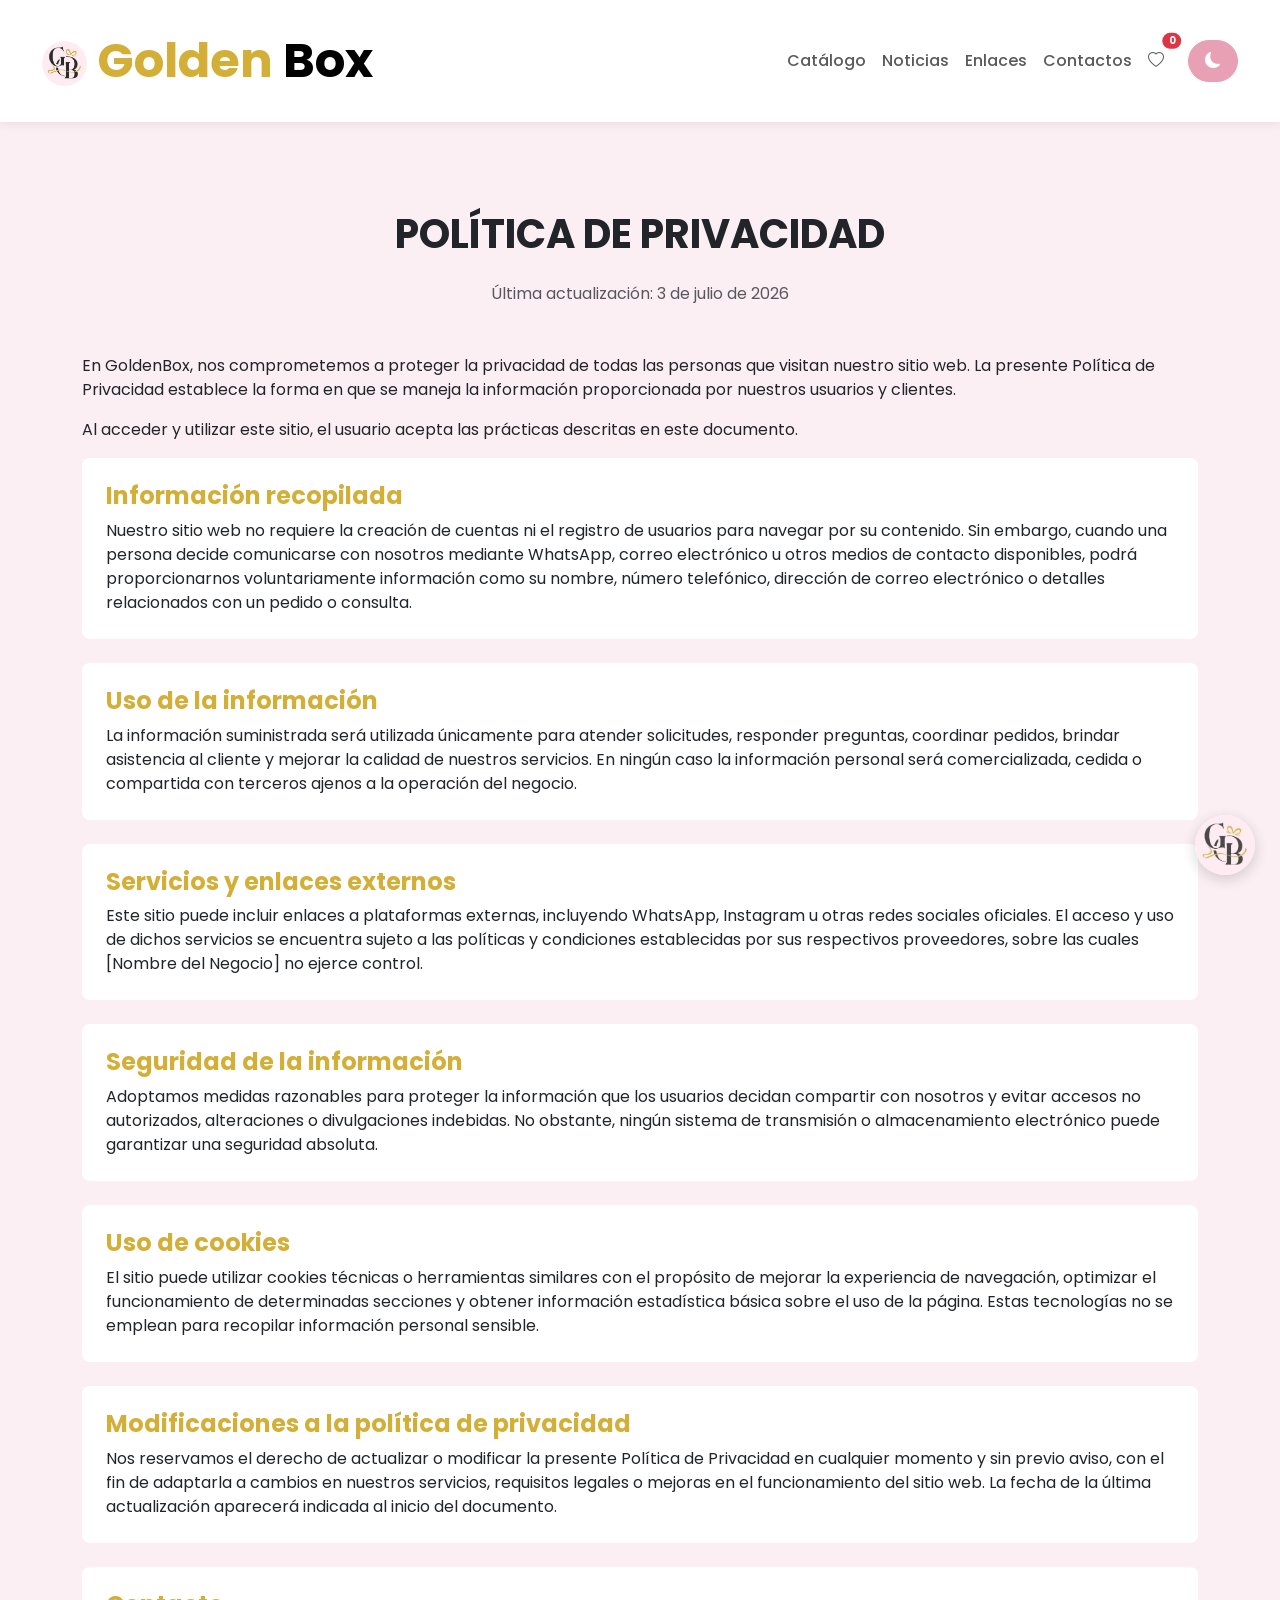
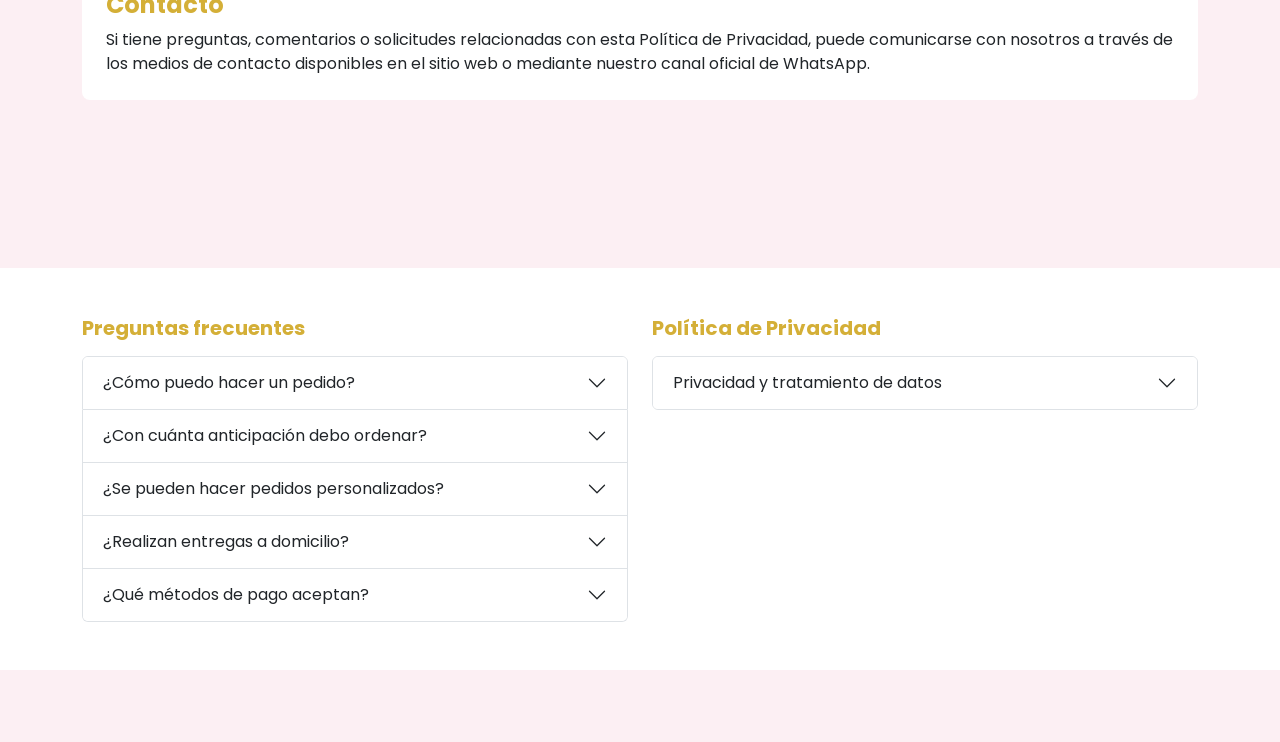
<file: politica.html>
<!DOCTYPE html>
<html lang="en">
<head>
    <meta charset="UTF-8">
    <meta name="viewport" content="width=device-width, initial-scale=1.0">
    <meta name="description" content="GoldenBox. arreglos florares y más detalles">
    <meta name="keywords" content="flores, bandejas, detalles">
    <meta name="robots" content="index, follow">
    <meta name="author" content="Graciella Castillo">
    <title>Política de Privacidad</title>

        <!-- Css Bootstrap-->
    <link href="https://cdn.jsdelivr.net/npm/bootstrap@5.3.2/dist/css/bootstrap.min.css"
        rel="stylesheet">

    <link rel="icon" type="image/png" href="ImagenesGB/LogoGB.jpg">

    <!-- Google Fonts -->
    <link href="https://fonts.googleapis.com/css2?family=Poppins:wght@300;400;600;700&display=swap"
        rel="stylesheet">

    <!-- Iconos de Bootstrap -->
    <link rel="stylesheet"
        href="https://cdn.jsdelivr.net/npm/bootstrap-icons@1.11.3/font/bootstrap-icons.css">

    <link rel="stylesheet" href="Css/Style.css">
</head>
<body>
    <!-- Navbar -->
<nav class="navbar navbar-expand-lg navbar-light fixed-top navbar-golden">

    <div class="container-fluid">

        <a class="navbar-brand marca-golden" href="index.html">
            <img src="ImagenesGB/LogoGB.jpg"
                alt="Logo Golden Box"
                width="45"
                height="45"
                class="rounded-circle"
                style="object-fit: cover;">

            <span class="texto-golden">Golden</span>
            <span class="texto-box">Box</span>
        </a>
                                                <!-- Botón responsive -->
        <button class="navbar-toggler"      
                type="button"
                data-bs-toggle="collapse"
                data-bs-target="#navbarGolden"
                aria-controls="navbarGolden"
                aria-expanded="false"
                aria-label="Mostrar navegación">

            <span class="navbar-toggler-icon"></span>
        </button>

        <div class="collapse navbar-collapse" id="navbarGolden">

            <ul class="navbar-nav ms-auto">

                <li class="nav-item">
                    <a class="nav-link" href="Catalogo.html">Catálogo</a>
                </li>

                <li class="nav-item">
                    <a class="nav-link" href="Noticias.html">Noticias</a>
                </li>

                <li class="nav-item">
                    <a class="nav-link" href="Enlaces.html">Enlaces</a>
                </li>

                <li class="nav-item">
                    <a class="nav-link" href="Contactos.html">Contactos</a>
                </li>

                <li class="nav-item" style="position:relative;">
                    <a class="nav-link position-relative" href="#" id="favLink" title="Mis favoritos" onclick="toggleListaFav(event)">
                        <i class="bi bi-heart"></i>
                        <span class="badge rounded-pill bg-danger position-absolute top-0 start-100 translate-middle" id="favBadge" style="font-size: 0.6rem;">0</span>
                    </a>
                    <div id="favDropdown" class="fav-dropdown" style="display:none;">
                        <ol id="favLista"></ol>
                        <p id="favVacio" style="display:none; margin:0; padding:8px; color:#999;">Sin favoritos</p>
                    </div>
                </li>
            </ul>

            <button onclick="cambiarModo()"
                class="btn btn-outline-dark ms-3"
                id="btnModo">

                <i class="bi bi-moon-fill" id="iconoModo"></i>
            </button>

        </div>
    </div>

</nav>

<br><br><br>

<!-- Contenido Política de Privacidad -->
<section class="py-5">
    <div class="container">
        <h1 class="fw-bold text-center mb-4">POLÍTICA DE PRIVACIDAD</h1>
        <p class="text-center text-muted mb-5">Última actualización: 3 de julio de 2026</p>

        <p>En GoldenBox, nos comprometemos a proteger la privacidad de todas las personas que visitan nuestro sitio web. La presente Política de Privacidad establece la forma en que se maneja la información proporcionada por nuestros usuarios y clientes.</p>

        <p>Al acceder y utilizar este sitio, el usuario acepta las prácticas descritas en este documento.</p>

        <div class="bg-white p-4 rounded-3 mb-4">
            <h4 class="texto-golden fw-bold">Información recopilada</h4>
            <p class="mb-0">Nuestro sitio web no requiere la creación de cuentas ni el registro de usuarios para navegar por su contenido. Sin embargo, cuando una persona decide comunicarse con nosotros mediante WhatsApp, correo electrónico u otros medios de contacto disponibles, podrá proporcionarnos voluntariamente información como su nombre, número telefónico, dirección de correo electrónico o detalles relacionados con un pedido o consulta.</p>
        </div>

        <div class="bg-white p-4 rounded-3 mb-4">
            <h4 class="texto-golden fw-bold">Uso de la información</h4>
            <p class="mb-0">La información suministrada será utilizada únicamente para atender solicitudes, responder preguntas, coordinar pedidos, brindar asistencia al cliente y mejorar la calidad de nuestros servicios. En ningún caso la información personal será comercializada, cedida o compartida con terceros ajenos a la operación del negocio.</p>
        </div>

        <div class="bg-white p-4 rounded-3 mb-4">
            <h4 class="texto-golden fw-bold">Servicios y enlaces externos</h4>
            <p class="mb-0">Este sitio puede incluir enlaces a plataformas externas, incluyendo WhatsApp, Instagram u otras redes sociales oficiales. El acceso y uso de dichos servicios se encuentra sujeto a las políticas y condiciones establecidas por sus respectivos proveedores, sobre las cuales [Nombre del Negocio] no ejerce control.</p>
        </div>

        <div class="bg-white p-4 rounded-3 mb-4">
            <h4 class="texto-golden fw-bold">Seguridad de la información</h4>
            <p class="mb-0">Adoptamos medidas razonables para proteger la información que los usuarios decidan compartir con nosotros y evitar accesos no autorizados, alteraciones o divulgaciones indebidas. No obstante, ningún sistema de transmisión o almacenamiento electrónico puede garantizar una seguridad absoluta.</p>
        </div>

        <div class="bg-white p-4 rounded-3 mb-4">
            <h4 class="texto-golden fw-bold">Uso de cookies</h4>
            <p class="mb-0">El sitio puede utilizar cookies técnicas o herramientas similares con el propósito de mejorar la experiencia de navegación, optimizar el funcionamiento de determinadas secciones y obtener información estadística básica sobre el uso de la página. Estas tecnologías no se emplean para recopilar información personal sensible.</p>
        </div>

        <div class="bg-white p-4 rounded-3 mb-4">
            <h4 class="texto-golden fw-bold">Modificaciones a la política de privacidad</h4>
            <p class="mb-0">Nos reservamos el derecho de actualizar o modificar la presente Política de Privacidad en cualquier momento y sin previo aviso, con el fin de adaptarla a cambios en nuestros servicios, requisitos legales o mejoras en el funcionamiento del sitio web. La fecha de la última actualización aparecerá indicada al inicio del documento.</p>
        </div>

        <div class="bg-white p-4 rounded-3 mb-4">
            <h4 class="texto-golden fw-bold">Contacto</h4>
            <p class="mb-0">Si tiene preguntas, comentarios o solicitudes relacionadas con esta Política de Privacidad, puede comunicarse con nosotros a través de los medios de contacto disponibles en el sitio web o mediante nuestro canal oficial de WhatsApp.</p>
        </div>
    </div>
</section>

<br><br>

<!-- Footer -->
<footer class="py-5 mt-5 bg-white">
    <div class="container">
        <div class="row g-4">

            <div class="col-md-6">
                <h5 class="fw-bold mb-3 texto-golden">Preguntas frecuentes</h5>
                <div class="accordion" id="accordionFAQ">

                    <div class="accordion-item">
                        <h2 class="accordion-header">
                            <button class="accordion-button collapsed" type="button" data-bs-toggle="collapse" data-bs-target="#faq1">
                                ¿Cómo puedo hacer un pedido?
                            </button>
                        </h2>
                        <div id="faq1" class="accordion-collapse collapse" data-bs-parent="#accordionFAQ">
                            <div class="accordion-body">
                                Los pedidos se realizan por mensaje directo o contacto telefónico, indicando el producto que deseas y la fecha de entrega.
                            </div>
                        </div>
                    </div>

                    <div class="accordion-item">
                        <h2 class="accordion-header">
                            <button class="accordion-button collapsed" type="button" data-bs-toggle="collapse" data-bs-target="#faq2">
                                ¿Con cuánta anticipación debo ordenar?
                            </button>
                        </h2>
                        <div id="faq2" class="accordion-collapse collapse" data-bs-parent="#accordionFAQ">
                            <div class="accordion-body">
                                Se recomienda hacer el pedido con al menos 24 a 48 horas de anticipación para garantizar disponibilidad.
                            </div>
                        </div>
                    </div>

                    <div class="accordion-item">
                        <h2 class="accordion-header">
                            <button class="accordion-button collapsed" type="button" data-bs-toggle="collapse" data-bs-target="#faq3">
                                ¿Se pueden hacer pedidos personalizados?
                            </button>
                        </h2>
                        <div id="faq3" class="accordion-collapse collapse" data-bs-parent="#accordionFAQ">
                            <div class="accordion-body">
                                Sí, se pueden crear pedidos personalizados según la ocasión y las preferencias del cliente.
                            </div>
                        </div>
                    </div>

                    <div class="accordion-item">
                        <h2 class="accordion-header">
                            <button class="accordion-button collapsed" type="button" data-bs-toggle="collapse" data-bs-target="#faq4">
                                ¿Realizan entregas a domicilio?
                            </button>
                        </h2>
                        <div id="faq4" class="accordion-collapse collapse" data-bs-parent="#accordionFAQ">
                            <div class="accordion-body">
                                Sí, se ofrecen entregas a domicilio dentro de zonas específicas. Los detalles se confirman al momento del pedido.
                            </div>
                        </div>
                    </div>

                    <div class="accordion-item">
                        <h2 class="accordion-header">
                            <button class="accordion-button collapsed" type="button" data-bs-toggle="collapse" data-bs-target="#faq5">
                                ¿Qué métodos de pago aceptan?
                            </button>
                        </h2>
                        <div id="faq5" class="accordion-collapse collapse" data-bs-parent="#accordionFAQ">
                            <div class="accordion-body">
                                Se aceptan pagos en efectivo y transferencias bancarias.
                            </div>
                        </div>
                    </div>

                </div>
            </div>

            <div class="col-md-6">
                <h5 class="fw-bold mb-3 texto-golden">Política de Privacidad</h5>
                <div class="accordion" id="accordionPriv">

                    <div class="accordion-item">
                        <h2 class="accordion-header">
                            <button class="accordion-button collapsed" type="button" data-bs-toggle="collapse" data-bs-target="#priv1">
                                Privacidad y tratamiento de datos
                            </button>
                        </h2>
                        <div id="priv1" class="accordion-collapse collapse" data-bs-parent="#accordionPriv">
                            <div class="accordion-body text-center">
                                <p class="mb-3">Conoce cómo manejamos tus datos personales.</p>
                                <a href="politica.html" class="btn px-4 py-2" style="background-color: #E8A0B4; border-color: #E8A0B4; color: #fff; border-radius: 50px;">Ver más</a>
                            </div>
                        </div>
                    </div>

                </div>
            </div>

        </div>
    </div>
</footer>

<br><br><br>

<!-- Logo GB fijo -->
<div class="logo-flotante">
    <img src="ImagenesGB/LogoGB.jpg" alt="Golden Box" width="60" height="60" class="rounded-circle" style="object-fit: cover;">
</div>

<!-- Scripts -->
<script src="https://cdn.jsdelivr.net/npm/bootstrap@5.3.2/dist/js/bootstrap.bundle.min.js"></script>
<script src="js/script.js"></script>

</body>
</html>
</file>
<file: Css/Style.css>
/* Conf generales */
body {
    font-family: 'Poppins', sans-serif;
    background-color: #FCEFF3;
    padding-top: 90px;
    transition: background-color 0.3s, color 0.3s;
}

/* Navbar */
.navbar-golden {
    background-color: #FFFFFF;
    box-shadow: 0 2px 10px rgba(0, 0, 0, 0.08);
    padding: 20px 30px;
}

.marca-golden {
    font-size: 3rem;
    font-weight: 700;
}

.texto-golden {
    color: #D4AF37;
}

.texto-box {
    color: #000000;
}

.nav-link {
    font-weight: 500;
    transition: 0.3s;
}

.nav-link:hover {
    color: #D4AF37 !important;
}

/* Badge dorado */
.bg-golden {
    background-color: #D4AF37 !important;
    color: #fff;
}

.favoritos-label {
    position: absolute;
    top: 50px;
    left: 20px;
    z-index: 10;
}

.favoritos-label .badge {
    border-radius: 50px;
    font-weight: 500;
    display: inline-flex;
    align-items: center;
    box-shadow: 0 4px 12px rgba(0,0,0,0.15);
    font-size: 0.85rem !important;
}

@media (min-width: 992px) {
    .favoritos-label .badge {
        font-size: 1rem !important;
    }
}

/* conf del carrusel */
.carousel-inner {
    overflow: hidden;
}


.hero-img {
    height: 500px;
    object-fit: contain;
}

.carousel-item {
    background-color: #FFF5F0;
}

@media (max-width: 768px) {
    .hero-img {
        height: 350px;
    }
}

@media (max-width: 576px) {
    .hero-img {
        height: 250px;
    }
}

/* photocards */
.photocard {
    position: relative;
    overflow: hidden;
    border-radius: 20px;
    box-shadow: 0 4px 15px rgba(0,0,0,0.1);
    cursor: pointer;
    aspect-ratio: 1 / 1;
}

.photocard-img {
    width: 100%;
    height: 100%;
    object-fit: cover;
    transition: transform 0.4s;
}

.photocard:hover .photocard-img {
    transform: scale(1.1);
}

.photocard-overlay {
    position: absolute;
    inset: 0;
    background: rgba(0,0,0,0.55);
    display: flex;
    flex-direction: column;
    justify-content: center;
    align-items: center;
    opacity: 0;
    transition: opacity 0.3s;
    border-radius: 20px;
}

.photocard:hover .photocard-overlay {
    opacity: 1;
}

.photocard-nombre {
    color: #fff;
    font-size: 1.2rem;
    font-weight: 600;
    margin-top: 8px;
}

.photocard-like {
    background: none;
    border: none;
    font-size: 2rem;
    color: #fff;
    cursor: pointer;
    transition: transform 0.2s, color 0.2s;
    line-height: 1;
}

.photocard-like:hover {
    transform: scale(1.2);
}

.photocard-like.liked i {
    color: #ff4d6d;
    font-weight: 900;
}

.photocard-like.liked i::before {
    content: "\F415";
}

/* Photocards Sobre Nosotros */
.photocard-sobre {
    overflow: hidden;
    border-radius: 20px;
    box-shadow: 0 4px 15px rgba(0,0,0,0.1);
    transition: transform 0.3s;
}

.photocard-sobre:hover {
    transform: scale(1.05);
}

.photocard-sobre-img {
    width: 100%;
    height: auto;
    aspect-ratio: 4 / 3;
    object-fit: contain;
    display: block;
    background-color: #FFF5F0;
}

/* Logito  */
.logo-flotante {
    position: fixed;
    bottom: 25px;
    right: 25px;
    z-index: 999;
    opacity: 0.85;
    transition: opacity 0.3s, transform 0.3s;
}

.logo-flotante:hover {
    opacity: 1;
    transform: scale(1.1);
}

.logo-flotante img {
    box-shadow: 0 4px 15px rgba(0,0,0,0.2);
}

/* Botón dato curioso */
.btn-dato-curioso {
    background-color: #fff;
    color: #E8A0B4;
    border: 2px solid #E8A0B4;
    border-radius: 50px;
    padding: 8px 20px;
    font-weight: 600;
    font-size: 0.95rem;
    transition: all 0.3s;
    display: inline-flex;
    align-items: center;
}

.btn-dato-curioso:hover {
    background-color: #E8A0B4;
    color: #fff;
    border-color: #E8A0B4;
}

.modo-oscuro .btn-dato-curioso {
    background-color: transparent;
    color: #F5E6EA;
    border-color: #F5E6EA;
}

.modo-oscuro .btn-dato-curioso:hover {
    background-color: #E8A0B4;
    color: #fff;
    border-color: #E8A0B4;
}

/* Popovers rositas */
.popover {
    border-color: #E8A0B4;
}

.popover-header {
    background-color: #E8A0B4;
    color: #fff;
    border-bottom: none;
}

.popover-body {
    color: #E8A0B4;
    font-weight: 500;
}


.modo-oscuro .popover-body {
    color: #F5E6EA;
}

.bs-popover-bottom .popover-arrow::after {
    border-bottom-color: #E8A0B4;
}

/* Dropdown favoritos */
.fav-dropdown {
    position: absolute;
    top: 100%;
    right: 0;
    background: #fff;
    border: 1px solid #ddd;
    border-radius: 10px;
    padding: 10px 15px;
    min-width: 200px;
    z-index: 999;
    box-shadow: 0 4px 10px rgba(0,0,0,0.1);
}

.fav-dropdown ol {
    margin: 0;
    padding-left: 20px;
}

.fav-dropdown li {
    font-size: 0.9rem;
    padding: 3px 0;
}

.modo-oscuro .fav-dropdown {
    background-color: #1F0F15;
    border-color: #444;
}

.modo-oscuro .fav-dropdown li {
    color: #F5E6EA;
}

/* Botón modo oscuro rosa*/
#btnModo {
    background-color: #E8A0B4;
    border-color: #E8A0B4;
    color: #fff;
    border-radius: 50px;
    padding: 8px 16px;
}

#btnModo:hover {
    background-color: #D48AA0;
    border-color: #D48AA0;
    color: #fff;
}

/* Flechas carrusel */
.carousel-control-prev-icon,
.carousel-control-next-icon {
    filter: invert(1);
}

/* para cambiar el modo */
.modo-oscuro {
    background-color: #2A151E;
    color: #F5E6EA;
}

.modo-oscuro .navbar-golden {
    background-color: #1F0F15 !important;
}

.modo-oscuro .texto-box {
    color: #F5E6EA;
}

.modo-oscuro .nav-link {
    color: #F5E6EA !important;
}

.modo-oscuro .nav-link:hover {
    color: #D4AF37 !important;
}

.redes-sociales a {
    transition: transform 0.3s, color 0.3s;
    display: inline-block;
}

.redes-sociales a:hover {
    transform: scale(1.3);
    color: #D4AF37 !important;
}

.modo-oscuro .redes-sociales a {
    color: #F5E6EA;
}

.modo-oscuro .info-negocio {
    color: #E8D5DA;
}

.modo-oscuro footer {
    background-color: #2A151E !important;
}

.modo-oscuro .bg-white {
    background-color: #F0D0DA !important;
    color: #000000;
}

.modo-oscuro .carousel-item {
    background-color: #3A202B;
}
</file>
